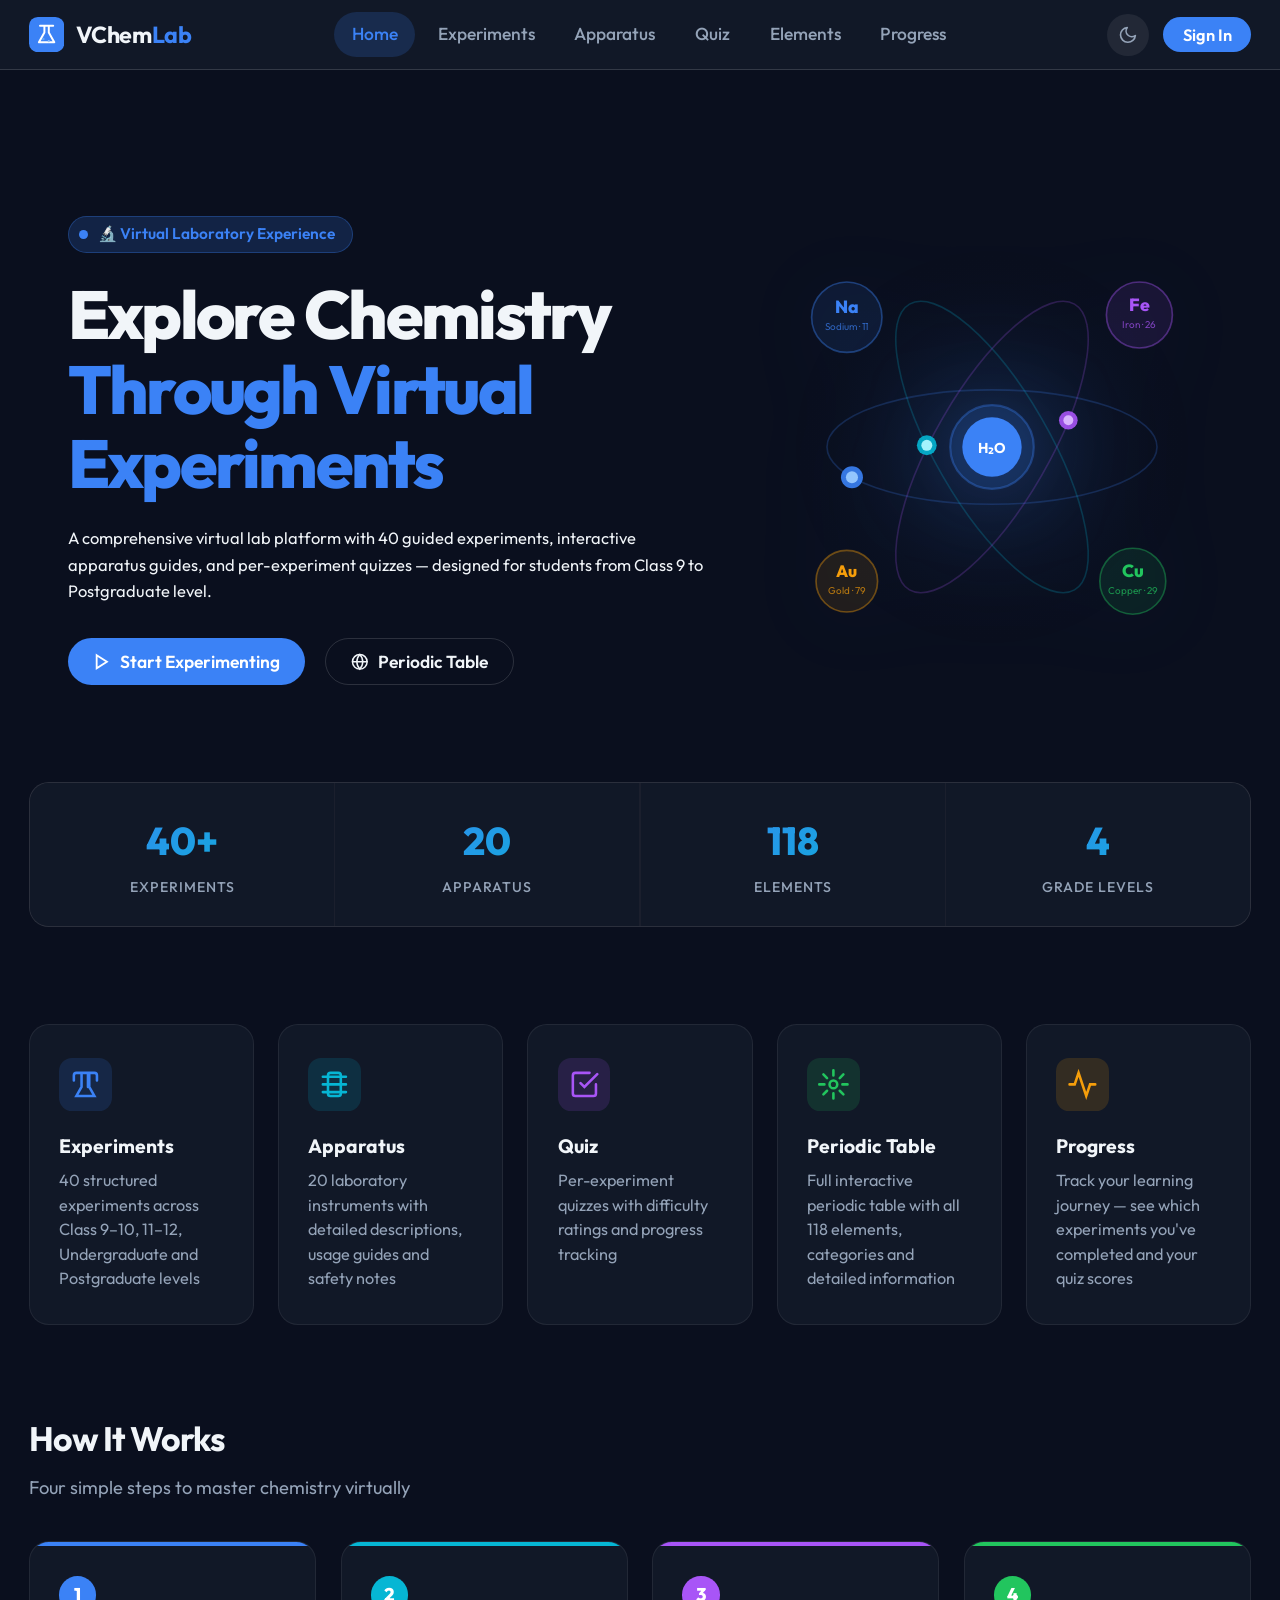
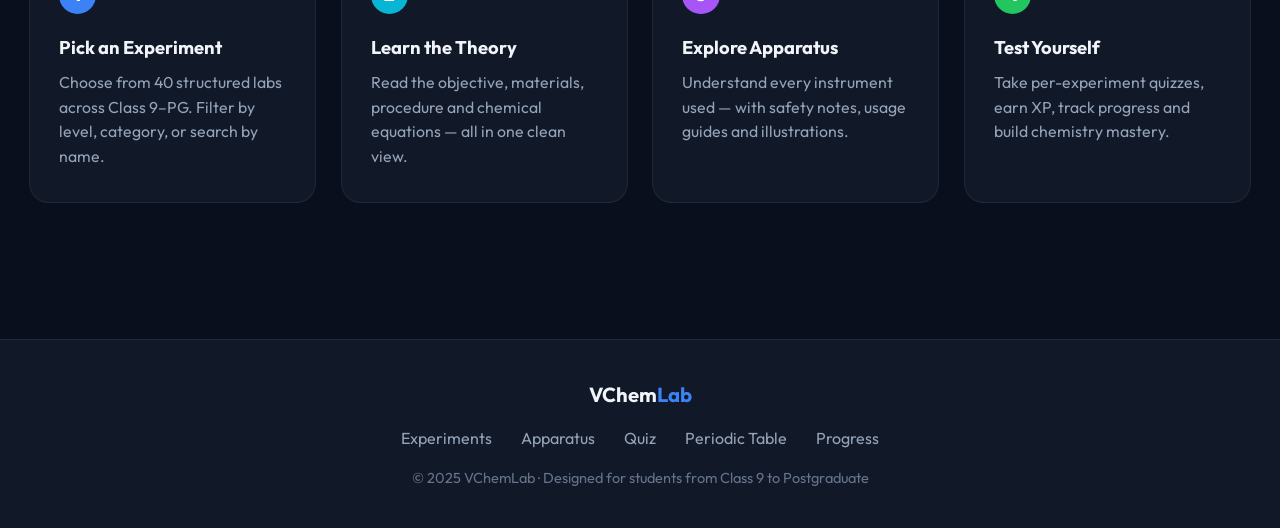
<file: index.html>
<!DOCTYPE html>
<html lang="en" data-theme="dark">
<head>
  <meta charset="UTF-8">
  <meta name="viewport" content="width=device-width, initial-scale=1.0">
  <title>VChemLab — Virtual Chemistry Laboratory</title>
  <meta name="description" content="A comprehensive virtual chemistry lab with 40 guided experiments, interactive apparatus guides, per-experiment quizzes and a full periodic table — Class 9 to Postgraduate.">
  <meta name="keywords" content="chemistry, virtual lab, experiments, periodic table, quiz, students">
  <meta property="og:title" content="VChemLab — Virtual Chemistry Laboratory">
  <meta property="og:description" content="40 guided chemistry experiments from Class 9 to Postgraduate level.">
  <meta property="og:type" content="website">
  <link rel="preconnect" href="https://fonts.googleapis.com">
  <link rel="preconnect" href="https://fonts.gstatic.com" crossorigin>
  <link href="https://fonts.googleapis.com/css2?family=Outfit:wght@300;400;500;600;700;800&display=swap" rel="stylesheet">
  <link rel="stylesheet" href="style.css">
  <link rel="icon" href="favicon.svg" type="image/svg+xml">
</head>
<body>

<!-- ── NAVBAR ── -->
<nav class="navbar">
  <div class="nav-inner">
    <div class="nav-logo" onclick="navigateTo('home')">
      <svg viewBox="0 0 32 32" fill="none" xmlns="http://www.w3.org/2000/svg">
        <rect width="32" height="32" rx="8" fill="#3b82f6"/>
        <path d="M10 8h4v6l-5 9h14l-5-9V8h4M10 8h12" stroke="white" stroke-width="1.8" stroke-linecap="round" stroke-linejoin="round" fill="none"/>
        <circle cx="13" cy="20" r="1.2" fill="#60a5fa"/>
        <circle cx="18" cy="22" r="1" fill="#93c5fd"/>
      </svg>
      <span>VChem<strong>Lab</strong></span>
    </div>

    <div class="nav-links">
      <div class="nav-link active" data-page="home"        onclick="navigateTo('home')">Home</div>
      <div class="nav-link"        data-page="experiments" onclick="navigateTo('experiments')">Experiments</div>
      <div class="nav-link"        data-page="apparatus"   onclick="navigateTo('apparatus')">Apparatus</div>
      <div class="nav-link"        data-page="quiz"        onclick="navigateTo('quiz')">Quiz</div>
      <div class="nav-link"        data-page="elements"    onclick="navigateTo('elements')">Elements</div>
      <div class="nav-link"        data-page="progress"    onclick="navigateTo('progress')">Progress</div>
    </div>

    <div class="nav-actions">
      <div class="icon-btn" onclick="toggleTheme()" title="Toggle theme">
        <svg id="themeIcon" viewBox="0 0 24 24" fill="none" stroke="currentColor" stroke-width="2" stroke-linecap="round" stroke-linejoin="round">
          <path d="M21 12.79A9 9 0 1 1 11.21 3 7 7 0 0 0 21 12.79z"/>
        </svg>
      </div>
      <div id="navAuthArea"></div>
    </div>
  </div>
</nav>

<!-- ── HOME ── -->
<div id="page-home" class="page active">
  <div class="hero">
    <div class="hero-left">
      <div class="hero-eyebrow">
        <span class="eyebrow-dot"></span>
        🔬 Virtual Laboratory Experience
      </div>
      <h1>Explore Chemistry<br><span>Through Virtual Experiments</span></h1>
      <p>A comprehensive virtual lab platform with 40 guided experiments, interactive apparatus guides, and per-experiment quizzes — designed for students from Class 9 to Postgraduate level.</p>
      <div class="hero-btns" style="display:flex;gap:1rem;flex-wrap:wrap;margin-top:1.75rem">
        <button class="btn btn-primary" onclick="navigateTo('experiments')">
          <svg width="16" height="16" viewBox="0 0 24 24" fill="none" stroke="currentColor" stroke-width="2.5" stroke-linecap="round"><path d="M5 3l14 9-14 9V3z"/></svg>
          Start Experimenting
        </button>
        <button class="btn btn-outline" onclick="navigateTo('elements')">
          <svg width="16" height="16" viewBox="0 0 24 24" fill="none" stroke="currentColor" stroke-width="2" stroke-linecap="round"><circle cx="12" cy="12" r="10"/><path d="M12 2a14.5 14.5 0 0 0 0 20A14.5 14.5 0 0 0 12 2"/><path d="M2 12h20"/></svg>
          Periodic Table
        </button>
      </div>
    </div>

    <div class="hero-right">
      <div class="lab-visual-wrap">
        <svg viewBox="0 0 400 400" xmlns="http://www.w3.org/2000/svg">
          <defs>
            <radialGradient id="coreGlow" cx="50%" cy="50%" r="50%">
              <stop offset="0%" stop-color="rgba(59,130,246,0.18)"/>
              <stop offset="100%" stop-color="transparent"/>
            </radialGradient>
            <path id="op1" d="M 350,200 A 150,52 0 0 1 200,252 A 150,52 0 0 1 50,200 A 150,52 0 0 1 200,148 A 150,52 0 0 1 350,200" fill="none"/>
            <path id="op2" d="M 275,329.9 A 150,52 60 0 1 125,70.1 A 150,52 60 0 1 275,329.9" fill="none"/>
            <path id="op3" d="M 125,329.9 A 150,52 120 0 1 275,70.1 A 150,52 120 0 1 125,329.9" fill="none"/>
          </defs>
          <circle cx="200" cy="200" r="180" fill="url(#coreGlow)"/>
          <ellipse cx="200" cy="200" rx="150" ry="52" fill="none" stroke="rgba(59,130,246,0.22)" stroke-width="1.5"/>
          <ellipse cx="200" cy="200" rx="150" ry="52" fill="none" stroke="rgba(6,182,212,0.22)" stroke-width="1.5" transform="rotate(60 200 200)"/>
          <ellipse cx="200" cy="200" rx="150" ry="52" fill="none" stroke="rgba(168,85,247,0.22)" stroke-width="1.5" transform="rotate(120 200 200)"/>
          <circle cx="200" cy="200" r="38" fill="rgba(59,130,246,0.15)" stroke="rgba(59,130,246,0.35)" stroke-width="2"/>
          <circle cx="200" cy="200" r="27" fill="#3b82f6"/>
          <text x="200" y="205" text-anchor="middle" fill="white" font-size="13" font-weight="700" font-family="Outfit,sans-serif">H₂O</text>
          <g><circle r="10" fill="#3b82f6" opacity="0.9"/><circle r="5.5" fill="#93c5fd"/><animateMotion dur="3s" repeatCount="indefinite" calcMode="linear"><mpath href="#op1"/></animateMotion></g>
          <g><circle r="9" fill="#06b6d4" opacity="0.9"/><circle r="5" fill="#a5f3fc"/><animateMotion dur="4.5s" repeatCount="indefinite" calcMode="linear" keyPoints="0;1" keyTimes="0;1"><mpath href="#op2"/></animateMotion></g>
          <g><circle r="8.5" fill="#a855f7" opacity="0.9"/><circle r="4.5" fill="#d8b4fe"/><animateMotion dur="3.8s" repeatCount="indefinite" calcMode="linear" begin="-1.2s"><mpath href="#op3"/></animateMotion></g>
          <g class="el-float" style="--fd:0s"><circle cx="68" cy="82" r="32" fill="rgba(59,130,246,0.1)" stroke="rgba(59,130,246,0.4)" stroke-width="1.5"/><text x="68" y="78" text-anchor="middle" fill="#3b82f6" font-size="16" font-weight="800" font-family="Outfit,sans-serif">Na</text><text x="68" y="94" text-anchor="middle" fill="#3b82f6" font-size="9" opacity="0.7" font-family="Outfit,sans-serif">Sodium · 11</text></g>
          <g class="el-float" style="--fd:-1s"><circle cx="334" cy="80" r="30" fill="rgba(168,85,247,0.1)" stroke="rgba(168,85,247,0.4)" stroke-width="1.5"/><text x="334" y="76" text-anchor="middle" fill="#a855f7" font-size="16" font-weight="800" font-family="Outfit,sans-serif">Fe</text><text x="334" y="92" text-anchor="middle" fill="#a855f7" font-size="9" opacity="0.7" font-family="Outfit,sans-serif">Iron · 26</text></g>
          <g class="el-float" style="--fd:-2s"><circle cx="328" cy="322" r="30" fill="rgba(34,197,94,0.1)" stroke="rgba(34,197,94,0.4)" stroke-width="1.5"/><text x="328" y="318" text-anchor="middle" fill="#22c55e" font-size="16" font-weight="800" font-family="Outfit,sans-serif">Cu</text><text x="328" y="334" text-anchor="middle" fill="#22c55e" font-size="9" opacity="0.7" font-family="Outfit,sans-serif">Copper · 29</text></g>
          <g class="el-float" style="--fd:-3s"><circle cx="68" cy="322" r="28" fill="rgba(245,158,11,0.1)" stroke="rgba(245,158,11,0.4)" stroke-width="1.5"/><text x="68" y="318" text-anchor="middle" fill="#f59e0b" font-size="15" font-weight="800" font-family="Outfit,sans-serif">Au</text><text x="68" y="334" text-anchor="middle" fill="#f59e0b" font-size="9" opacity="0.7" font-family="Outfit,sans-serif">Gold · 79</text></g>
        </svg>
      </div>
    </div>
  </div>

  <div class="stats-bar">
    <div class="stat-item reveal"><div class="stat-num">40+</div><div class="stat-lbl">Experiments</div></div>
    <div class="stat-item reveal rd1"><div class="stat-num">20</div><div class="stat-lbl">Apparatus</div></div>
    <div class="stat-item reveal rd2"><div class="stat-num">118</div><div class="stat-lbl">Elements</div></div>
    <div class="stat-item reveal rd3"><div class="stat-num">4</div><div class="stat-lbl">Grade Levels</div></div>
  </div>

  <div class="feature-grid">
    <div class="feature-card reveal" onclick="navigateTo('experiments')">
      <div class="feature-icon" style="background:rgba(59,130,246,.15)"><svg width="28" height="28" viewBox="0 0 24 24" fill="none" stroke="#3b82f6" stroke-width="2" stroke-linecap="round"><path d="M9 3H5a2 2 0 0 0-2 2v4m6-6h10a2 2 0 0 1 2 2v4M9 3v11l-4 7h14l-4-7V3M14 3v11"/></svg></div>
      <h3>Experiments</h3>
      <p>40 structured experiments across Class 9–10, 11–12, Undergraduate and Postgraduate levels</p>
    </div>
    <div class="feature-card reveal rd1" onclick="navigateTo('apparatus')">
      <div class="feature-icon" style="background:rgba(6,182,212,.15)"><svg width="28" height="28" viewBox="0 0 24 24" fill="none" stroke="#06b6d4" stroke-width="2" stroke-linecap="round"><path d="M3 6h18M3 12h18M3 18h18"/><rect x="7" y="3" width="10" height="18" rx="2"/></svg></div>
      <h3>Apparatus</h3>
      <p>20 laboratory instruments with detailed descriptions, usage guides and safety notes</p>
    </div>
    <div class="feature-card reveal rd2" onclick="navigateTo('quiz')">
      <div class="feature-icon" style="background:rgba(168,85,247,.15)"><svg width="28" height="28" viewBox="0 0 24 24" fill="none" stroke="#a855f7" stroke-width="2" stroke-linecap="round"><path d="M9 11l3 3L22 4M21 12v7a2 2 0 0 1-2 2H5a2 2 0 0 1-2-2V5a2 2 0 0 1 2-2h11"/></svg></div>
      <h3>Quiz</h3>
      <p>Per-experiment quizzes with difficulty ratings and progress tracking</p>
    </div>
    <div class="feature-card reveal rd3" onclick="navigateTo('elements')">
      <div class="feature-icon" style="background:rgba(34,197,94,.15)"><svg width="28" height="28" viewBox="0 0 24 24" fill="none" stroke="#22c55e" stroke-width="2" stroke-linecap="round"><circle cx="12" cy="12" r="3"/><path d="M12 1v4M12 19v4M4.22 4.22l2.83 2.83M16.95 16.95l2.83 2.83M1 12h4M19 12h4M4.22 19.78l2.83-2.83M16.95 7.05l2.83-2.83"/></svg></div>
      <h3>Periodic Table</h3>
      <p>Full interactive periodic table with all 118 elements, categories and detailed information</p>
    </div>
    <div class="feature-card reveal rd4" onclick="navigateTo('progress')">
      <div class="feature-icon" style="background:rgba(245,158,11,.15)"><svg width="28" height="28" viewBox="0 0 24 24" fill="none" stroke="#f59e0b" stroke-width="2" stroke-linecap="round"><polyline points="22,12 18,12 15,21 9,3 6,12 2,12"/></svg></div>
      <h3>Progress</h3>
      <p>Track your learning journey — see which experiments you've completed and your quiz scores</p>
    </div>
  </div>

  <div class="how-section">
    <div class="sec-title reveal">How It Works</div>
    <div class="sec-sub reveal rd1">Four simple steps to master chemistry virtually</div>
    <div class="how-grid">
      <div class="how-card reveal"   style="--sc:#3b82f6"><div class="how-step">1</div><h3>Pick an Experiment</h3><p>Choose from 40 structured labs across Class 9–PG. Filter by level, category, or search by name.</p></div>
      <div class="how-card reveal rd1" style="--sc:#06b6d4"><div class="how-step">2</div><h3>Learn the Theory</h3><p>Read the objective, materials, procedure and chemical equations — all in one clean view.</p></div>
      <div class="how-card reveal rd2" style="--sc:#a855f7"><div class="how-step">3</div><h3>Explore Apparatus</h3><p>Understand every instrument used — with safety notes, usage guides and illustrations.</p></div>
      <div class="how-card reveal rd3" style="--sc:#22c55e"><div class="how-step">4</div><h3>Test Yourself</h3><p>Take per-experiment quizzes, earn XP, track progress and build chemistry mastery.</p></div>
    </div>
  </div>
</div>

<!-- ── FOOTER ── -->
<footer class="site-footer" id="siteFooter">
  <div class="footer-inner">
    <div class="footer-logo">VChem<strong>Lab</strong></div>
    <div class="footer-links">
      <a onclick="navigateTo('experiments')">Experiments</a>
      <a onclick="navigateTo('apparatus')">Apparatus</a>
      <a onclick="navigateTo('quiz')">Quiz</a>
      <a onclick="navigateTo('elements')">Periodic Table</a>
      <a onclick="navigateTo('progress')">Progress</a>
    </div>
    <div class="footer-copy">© 2025 VChemLab · Designed for students from Class 9 to Postgraduate</div>
  </div>
</footer>

<!-- ── EXPERIMENTS ── -->
<div id="page-experiments" class="page">
  <div class="exp-page-hero">
    <div class="exp-hero-left">
      <h1>Experiment Labs</h1>
      <p>Select an experiment to begin. Track your progress across all 40 labs.</p>
    </div>
    <div class="exp-hero-stats">
      <div class="exp-hs"><div class="exp-hs-num">40</div><div class="exp-hs-lbl">Total Labs</div></div>
      <div class="exp-hs"><div class="exp-hs-num">4</div><div class="exp-hs-lbl">Levels</div></div>
      <div class="exp-hs"><div class="exp-hs-num" id="expCompletedCount">0</div><div class="exp-hs-lbl">Completed</div></div>
    </div>
  </div>
  <div class="exp-search-row">
    <div class="exp-search-wrap">
      <svg viewBox="0 0 24 24" fill="none" stroke="currentColor" stroke-width="2" stroke-linecap="round"><circle cx="11" cy="11" r="8"/><path d="m21 21-4.35-4.35"/></svg>
      <input class="search-input" id="expSearch" placeholder="Search experiments by name or topic..." oninput="filterExperiments()">
    </div>
    <div class="filter-pills">
      <button class="filter-pill active" data-diff="all"          onclick="setDiffFilter(this,'all')">All</button>
      <button class="filter-pill"        data-diff="beginner"     onclick="setDiffFilter(this,'beginner')">Beginner</button>
      <button class="filter-pill"        data-diff="intermediate" onclick="setDiffFilter(this,'intermediate')">Intermediate</button>
      <button class="filter-pill"        data-diff="advanced"     onclick="setDiffFilter(this,'advanced')">Advanced</button>
      <button class="filter-pill"        data-diff="expert"       onclick="setDiffFilter(this,'expert')">Expert</button>
    </div>
  </div>
  <div id="expListContainer"></div>
</div>

<!-- ── EXPERIMENT DETAIL ── -->
<div id="page-experiment-detail" class="page">
  <div class="detail-wrap">
    <div class="back-btn" onclick="navigateTo('experiments')">
      <svg viewBox="0 0 24 24" fill="none" stroke="currentColor" stroke-width="2.5" stroke-linecap="round"><path d="M19 12H5M12 19l-7-7 7-7"/></svg>
      Back to Experiments
    </div>
    <div id="expDetailContent"></div>
  </div>
</div>

<!-- ── APPARATUS ── -->
<div id="page-apparatus" class="page">
  <div class="app-page-hero">
    <h1>Laboratory Apparatus</h1>
    <p>20 essential lab instruments — click any to see usage guide, safety notes and related experiments.</p>
  </div>
  <div class="app-grid" id="apparatusGrid"></div>
</div>

<!-- ── QUIZ ── -->
<div id="page-quiz" class="page">
  <div class="sec-title">Quiz Centre</div>
  <div class="sec-sub">Each experiment has its own quiz. Test your understanding after completing the experiment.</div>
  <div class="quiz-cat-grid" id="quizCatGrid"></div>
</div>

<!-- ── QUIZ ACTIVE ── -->
<div id="page-quiz-active" class="page">
  <div class="quiz-active-wrap">
    <div class="back-btn" onclick="navigateTo('quiz')" style="margin-bottom:1.5rem">
      <svg viewBox="0 0 24 24" fill="none" stroke="currentColor" stroke-width="2.5" stroke-linecap="round"><path d="M19 12H5M12 19l-7-7 7-7"/></svg>
      Back to Quiz
    </div>
    <div id="quizActiveContent"></div>
  </div>
</div>

<!-- ── ELEMENTS ── -->
<div id="page-elements" class="page">
  <div class="sec-title">Periodic Table of Elements</div>
  <div class="sec-sub">118 elements — click any element for detailed information.</div>
  <div class="pt-wrap">
    <div class="periodic-grid" id="periodicTableGrid"></div>
    <div class="series-gap"></div>
    <div class="series-row" id="lanthanideRow"></div>
    <div class="series-row" id="actinideRow"></div>
  </div>
  <div class="pt-legend" id="ptLegend"></div>
</div>

<!-- ── PROGRESS ── -->
<div id="page-progress" class="page">
  <div class="sec-title">My Progress</div>
  <div class="sec-sub">Your learning journey across all experiments and quizzes.</div>
  <div class="overall-card" id="overallStats"></div>
  <div class="prog-exp-list" id="progressList"></div>
</div>

<!-- ── LOGIN ── -->
<div id="page-login" class="page">
  <div class="auth-wrap">
    <div class="auth-card">
      <div class="auth-logo">
        <svg viewBox="0 0 24 24" fill="none" stroke="currentColor" stroke-width="2" stroke-linecap="round"><path d="M12 22s8-4 8-10V5l-8-3-8 3v7c0 6 8 10 8 10z"/></svg>
        <h2>Welcome Back</h2>
        <p>Sign in to your VChemLab account</p>
      </div>
      <div class="auth-error" id="loginError"></div>
      <div class="form-field"><label>Username</label><input class="form-input" id="loginUsername" type="text" placeholder="Enter your username"></div>
      <div class="form-field"><label>Password</label><input class="form-input" id="loginPassword" type="password" placeholder="Enter your password"></div>
      <button class="auth-submit" onclick="doLogin()">Sign In</button>
      <div class="auth-switch">Don't have an account? <a onclick="navigateTo('register')">Sign Up</a></div>
    </div>
  </div>
</div>

<!-- ── REGISTER ── -->
<div id="page-register" class="page">
  <div class="auth-wrap">
    <div class="auth-card">
      <div class="auth-logo">
        <svg viewBox="0 0 24 24" fill="none" stroke="currentColor" stroke-width="2" stroke-linecap="round"><path d="M12 22s8-4 8-10V5l-8-3-8 3v7c0 6 8 10 8 10z"/></svg>
        <h2>Create Account</h2>
        <p>Join VChemLab to track your progress</p>
      </div>
      <div class="auth-error" id="regError"></div>
      <div class="form-field"><label>Username</label><input class="form-input" id="regUsername" type="text" placeholder="Choose a username"></div>
      <div class="form-field"><label>Email</label><input class="form-input" id="regEmail" type="email" placeholder="Your email address"></div>
      <div class="form-field"><label>Password</label><input class="form-input" id="regPassword" type="password" placeholder="Create a password (min 6 chars)"></div>
      <button class="auth-submit" onclick="doRegister()">Create Account</button>
      <div class="auth-switch">Already have an account? <a onclick="navigateTo('login')">Sign In</a></div>
    </div>
  </div>
</div>

<!-- ── PROFILE ── -->
<div id="page-profile" class="page">
  <div class="profile-wrap">
    <div class="profile-header">
      <div class="profile-avatar-big" id="profileAvatar">U</div>
      <div class="profile-info">
        <h2 id="profileName">Username</h2>
        <p id="profileEmail">user@email.com</p>
        <p id="profileJoined" style="margin-top:.3rem;font-size:.82rem;color:var(--text-muted)"></p>
      </div>
    </div>
    <div class="profile-stats" id="profileStats"></div>
    <div class="profile-settings">
      <h3 style="font-size:.95rem;font-weight:700;margin-bottom:1rem;color:var(--text-soft);text-transform:uppercase;letter-spacing:.08em">Settings</h3>
      <div class="settings-row">
        <div><div class="sr-label">Dark Mode</div><div class="sr-sub">Switch between light and dark theme</div></div>
        <div class="toggle-switch" id="themeToggle" onclick="toggleTheme()"></div>
      </div>
      <div class="settings-row">
        <div><div class="sr-label">Sign Out</div><div class="sr-sub">Sign out of your account</div></div>
        <button class="btn-danger" onclick="doLogout()">Sign Out</button>
      </div>
      <div class="settings-row">
        <div><div class="sr-label">Reset Progress</div><div class="sr-sub">Clear all experiment and quiz progress</div></div>
        <button class="btn-danger" onclick="resetProgress()">Reset</button>
      </div>
    </div>
  </div>
</div>

<!-- ── APPARATUS MODAL ── -->
<div class="modal-overlay" id="apparatusModal" onclick="closeModal(event)">
  <div class="modal-box">
    <button class="modal-close" onclick="document.getElementById('apparatusModal').classList.remove('open')">
      <svg viewBox="0 0 24 24" fill="none" stroke="currentColor" stroke-width="2.5" stroke-linecap="round"><path d="M18 6L6 18M6 6l12 12"/></svg>
    </button>
    <div id="apparatusModalContent"></div>
  </div>
</div>

<!-- ── ELEMENT MODAL ── -->
<div class="el-modal-overlay" id="elementModal" onclick="closeElementModal(event)">
  <div class="modal-card">
    <button class="modal-close-btn" onclick="closeElementModal()">×</button>
    <div class="modal-symbol" id="modalSymbol"></div>
    <div class="modal-name"   id="modalName"></div>
    <div class="modal-info-grid" id="modalInfoGrid"></div>
  </div>
</div>

<!-- ── TOAST ── -->
<div class="toast" id="toast"></div>

<script src="app.js"></script>
</body>
</html>
</file>
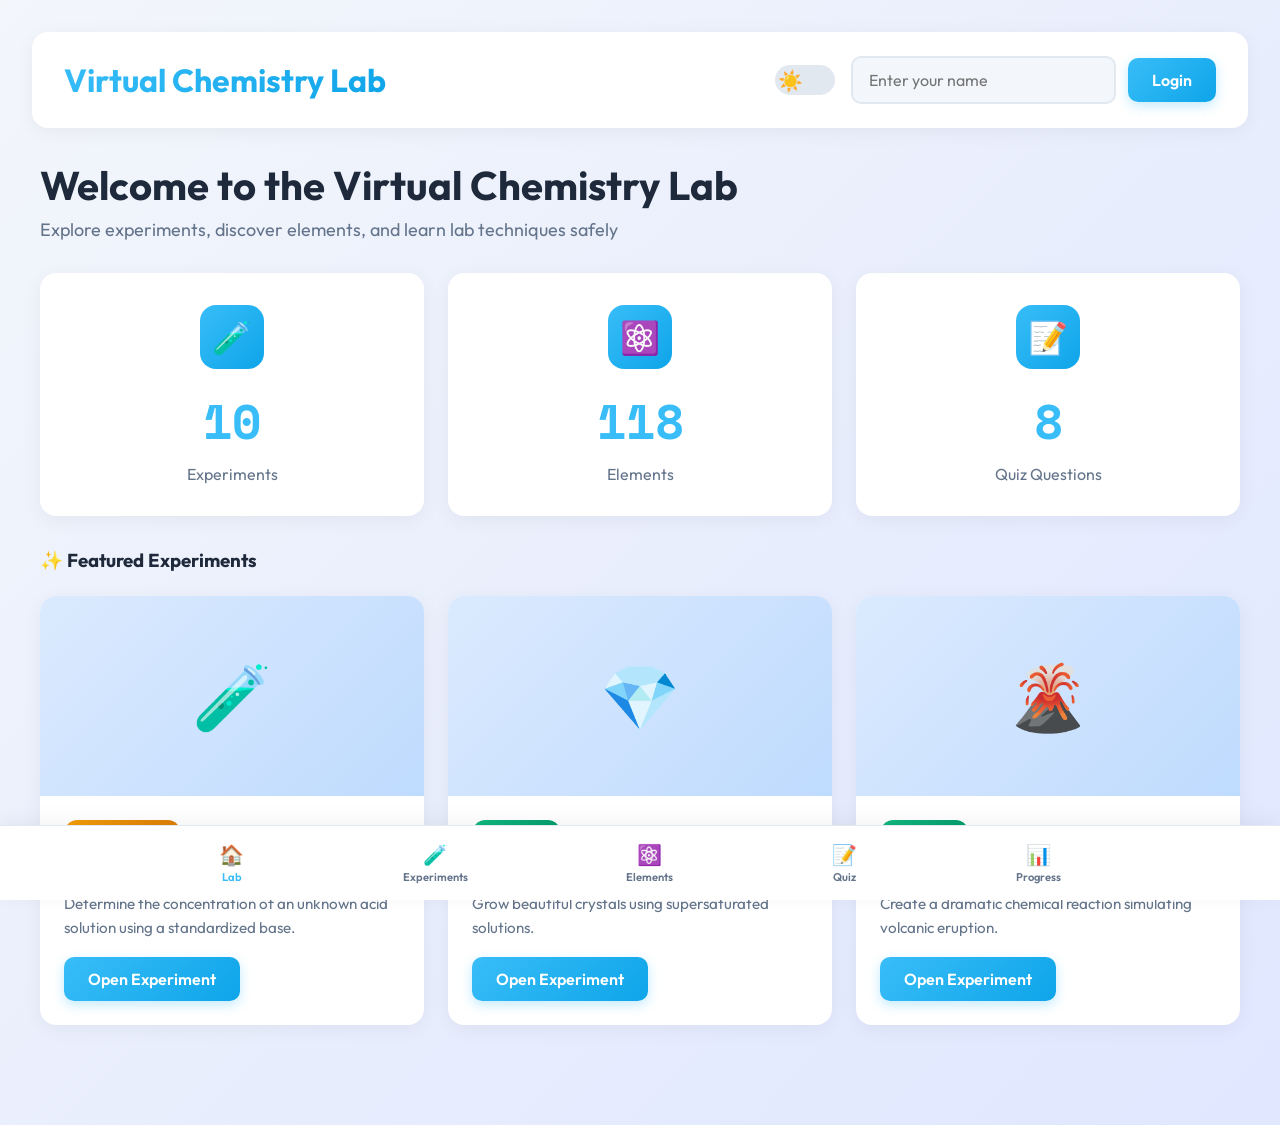
<file: virtual-chemistry-lab/index.html>
<!DOCTYPE html>
<html lang="en">

<head>
  <meta charset="UTF-8">
  <meta name="viewport" content="width=device-width, initial-scale=1.0">
  <title>Virtual Chemistry Lab</title>
  <link href="https://fonts.googleapis.com/css2?family=Space+Mono:wght@400;700&family=Outfit:wght@300;400;600;700&display=swap" rel="stylesheet">

  <style>

    /* ─── RESET & VARIABLES ─── */
    * {
      margin: 0;
      padding: 0;
      box-sizing: border-box;
    }

    :root {
      --bg-primary:    #f3f6fb;
      --bg-white:      #fff;
      --accent:        #38bdf8;
      --accent-dark:   #0ea5e9;
      --text-primary:  #1e293b;
      --text-secondary:#64748b;
      --border:        #e2e8f0;
      --success:       #10b981;
      --danger:        #ef4444;
      --warning:       #f59e0b;
      --gradient-bg:   linear-gradient(135deg, #f3f6fb 0%, #e0e7ff 100%);
    }

    /* ─── DARK MODE ─── */
    body.dark-mode {
      --bg-primary:    #0f172a;
      --bg-white:      #1e293b;
      --text-primary:  #f1f5f9;
      --text-secondary:#94a3b8;
      --border:        #334155;
      --gradient-bg:   linear-gradient(135deg, #0f172a 0%, #1e293b 100%);
    }

    /* ─── BASE ─── */
    body {
      font-family: 'Outfit', sans-serif;
      background: var(--gradient-bg);
      color: var(--text-primary);
      min-height: 100vh;
      transition: all 0.3s;
    }

    .app-container {
      display: flex;
      min-height: 100vh;
    }

    .main-content {
      flex: 1;
      padding: 2rem;
      padding-bottom: 100px;
    }

    /* ─── HEADER ─── */
    .header {
      background: var(--bg-white);
      padding: 1.5rem 2rem;
      border-radius: 16px;
      box-shadow: 0 4px 20px rgba(0, 0, 0, 0.05);
      margin-bottom: 2rem;
      display: flex;
      justify-content: space-between;
      align-items: center;
      flex-wrap: wrap;
      gap: 1rem;
    }

    .header-title {
      font-size: 2rem;
      font-weight: 700;
      background: linear-gradient(135deg, var(--accent) 0%, var(--accent-dark) 100%);
      -webkit-background-clip: text;
      -webkit-text-fill-color: transparent;
      background-clip: text;
    }

    /* ─── LOGIN FORM ─── */
    .login-form {
      display: flex;
      gap: 0.75rem;
      align-items: center;
    }

    .input {
      padding: 0.75rem 1rem;
      border: 2px solid var(--border);
      border-radius: 10px;
      font-family: 'Outfit', sans-serif;
      font-size: 1rem;
      transition: all 0.3s;
      background: var(--bg-primary);
      color: var(--text-primary);
    }

    .input:focus {
      outline: none;
      border-color: var(--accent);
      box-shadow: 0 0 0 3px rgba(56, 189, 248, 0.1);
    }

    /* ─── BUTTONS ─── */
    .btn {
      padding: 0.75rem 1.5rem;
      border: none;
      border-radius: 10px;
      font-family: 'Outfit', sans-serif;
      font-size: 1rem;
      font-weight: 600;
      cursor: pointer;
      transition: all 0.3s;
    }

    .btn-primary {
      background: linear-gradient(135deg, var(--accent) 0%, var(--accent-dark) 100%);
      color: #fff;
      box-shadow: 0 4px 12px rgba(56, 189, 248, 0.3);
    }

    .btn-primary:hover {
      transform: translateY(-2px);
      box-shadow: 0 6px 20px rgba(56, 189, 248, 0.4);
    }

    .btn-secondary {
      background: var(--bg-white);
      color: var(--accent);
      border: 2px solid var(--accent);
    }

    .btn-secondary:hover {
      background: var(--accent);
      color: #fff;
    }

    /* ─── PAGE SECTIONS ─── */
    .section {
      display: none;
    }

    .section.active {
      display: block;
      animation: fadeIn 0.5s;
    }

    @keyframes fadeIn {
      from { opacity: 0; transform: translateY(10px); }
      to   { opacity: 1; transform: translateY(0); }
    }

    /* ─── EXPERIMENT GRID ─── */
    .experiments-grid {
      display: grid;
      grid-template-columns: repeat(auto-fill, minmax(320px, 1fr));
      gap: 1.5rem;
    }

    /* ─── EXPERIMENT CARD ─── */
    .experiment-card {
      background: var(--bg-white);
      border-radius: 16px;
      overflow: hidden;
      box-shadow: 0 4px 20px rgba(0, 0, 0, 0.05);
      transition: all 0.3s;
      cursor: pointer;
    }

    .experiment-card:hover {
      transform: translateY(-8px);
      box-shadow: 0 12px 30px rgba(56, 189, 248, 0.2);
    }

    .experiment-image {
      width: 100%;
      height: 200px;
      background: linear-gradient(135deg, #dbeafe 0%, #bfdbfe 100%);
      display: flex;
      align-items: center;
      justify-content: center;
      font-size: 4rem;
    }

    .experiment-content {
      padding: 1.5rem;
    }

    .experiment-title {
      font-size: 1.25rem;
      font-weight: 700;
      margin-bottom: 0.5rem;
    }

    .experiment-description {
      color: var(--text-secondary);
      font-size: 0.95rem;
      line-height: 1.6;
      margin-bottom: 1rem;
    }

    /* ─── EXPERIMENT DETAIL PAGE ─── */
    .experiment-detail {
      background: var(--bg-white);
      border-radius: 16px;
      padding: 2rem;
      box-shadow: 0 4px 20px rgba(0, 0, 0, 0.05);
    }

    .back-btn {
      display: inline-flex;
      align-items: center;
      gap: 0.5rem;
      color: var(--accent);
      font-weight: 600;
      cursor: pointer;
      margin-bottom: 1.5rem;
      padding: 0.5rem 1rem;
      border-radius: 8px;
      transition: all 0.3s;
    }

    .back-btn:hover {
      background: rgba(56, 189, 248, 0.1);
    }

    .experiment-detail h2 { font-size: 2rem; margin-bottom: 1rem; }
    .experiment-detail h3 {
      font-size: 1.25rem;
      margin-top: 1.5rem;
      margin-bottom: 0.75rem;
      color: var(--accent);
    }

    .materials-list,
    .procedure-list {
      list-style-position: inside;
      line-height: 1.8;
      color: var(--text-secondary);
    }

    .procedure-list {
      counter-reset: step-counter;
      list-style: none;
    }

    .procedure-list li {
      counter-increment: step-counter;
      margin-bottom: 1rem;
      padding-left: 2.5rem;
      position: relative;
    }

    .procedure-list li::before {
      content: counter(step-counter);
      position: absolute;
      left: 0;
      top: 0;
      width: 2rem;
      height: 2rem;
      background: linear-gradient(135deg, var(--accent) 0%, var(--accent-dark) 100%);
      color: #fff;
      border-radius: 50%;
      display: flex;
      align-items: center;
      justify-content: center;
      font-weight: 700;
      font-size: 0.875rem;
    }

    /* ─── VIDEO EMBED ─── */
    .video-container {
      margin: 2rem 0;
      position: relative;
      padding-bottom: 56.25%;
      height: 0;
      border-radius: 12px;
      overflow: hidden;
      box-shadow: 0 4px 20px rgba(0, 0, 0, 0.1);
    }

    .video-container iframe {
      position: absolute;
      top: 0;
      left: 0;
      width: 100%;
      height: 100%;
    }

    /* ─── TITRATION SIMULATION ─── */
    .simulation-container {
      background: linear-gradient(135deg, #f0f9ff 0%, #e0f2fe 100%);
      padding: 2rem;
      border-radius: 16px;
      margin-top: 2rem;
    }

    .lab-equipment {
      display: flex;
      justify-content: center;
      gap: 3rem;
      margin: 2rem 0;
      align-items: flex-end;
    }

    .burette-container {
      position: relative;
      width: 80px;
    }

    .burette {
      width: 80px;
      height: 400px;
      background: linear-gradient(to bottom, #fff 0%, #f0f9ff 100%);
      border: 3px solid var(--accent);
      border-radius: 8px;
      position: relative;
      overflow: hidden;
    }

    .burette-liquid {
      position: absolute;
      bottom: 0;
      width: 100%;
      background: linear-gradient(to top, #ef4444 0%, #f87171 100%);
      transition: height 0.5s;
    }

    .burette-tip {
      position: absolute;
      bottom: -20px;
      left: 50%;
      transform: translateX(-50%);
      width: 20px;
      height: 20px;
      background: var(--accent);
      clip-path: polygon(50% 100%, 0 0, 100% 0);
    }

    .drip {
      position: absolute;
      width: 8px;
      height: 12px;
      background: #ef4444;
      border-radius: 50%;
      left: 50%;
      transform: translateX(-50%);
      top: -10px;
      opacity: 0;
    }

    .drip.active {
      animation: drip 0.8s;
    }

    @keyframes drip {
      0%   { top: -10px; opacity: 1; }
      100% { top: 420px; opacity: 0; }
    }

    .beaker {
      width: 200px;
      height: 250px;
      background: linear-gradient(to bottom, #fff 0%, #f8fafc 100%);
      border: 3px solid var(--accent);
      border-top: none;
      border-radius: 0 0 20px 20px;
      position: relative;
      overflow: hidden;
    }

    .beaker-liquid {
      position: absolute;
      bottom: 0;
      width: 100%;
      transition: all 0.5s;
      background: #f0f9ff;
    }

    .beaker-liquid.pink {
      background: linear-gradient(to top, #fce7f3 0%, #fbcfe8 100%);
    }

    /* Simulation controls */
    .controls {
      margin-top: 2rem;
    }

    .slider-container {
      margin: 1.5rem 0;
    }

    .slider-label {
      display: flex;
      justify-content: space-between;
      margin-bottom: 0.5rem;
      font-weight: 600;
    }

    .slider {
      width: 100%;
      height: 8px;
      border-radius: 5px;
      background: var(--border);
      outline: none;
      -webkit-appearance: none;
    }

    .slider::-webkit-slider-thumb {
      -webkit-appearance: none;
      width: 24px;
      height: 24px;
      border-radius: 50%;
      background: linear-gradient(135deg, var(--accent) 0%, var(--accent-dark) 100%);
      cursor: pointer;
      box-shadow: 0 2px 8px rgba(56, 189, 248, 0.4);
    }

    .slider::-moz-range-thumb {
      width: 24px;
      height: 24px;
      border-radius: 50%;
      background: linear-gradient(135deg, var(--accent) 0%, var(--accent-dark) 100%);
      cursor: pointer;
      border: none;
    }

    /* Simulation result cards */
    .results {
      display: grid;
      grid-template-columns: repeat(auto-fit, minmax(200px, 1fr));
      gap: 1rem;
      margin-top: 2rem;
    }

    .result-card {
      background: var(--bg-white);
      padding: 1.5rem;
      border-radius: 12px;
      box-shadow: 0 2px 10px rgba(0, 0, 0, 0.05);
    }

    .result-label {
      font-size: 0.875rem;
      color: var(--text-secondary);
      margin-bottom: 0.5rem;
    }

    .result-value {
      font-size: 1.75rem;
      font-weight: 700;
      font-family: 'Space Mono', monospace;
      color: var(--accent);
    }

    /* ─── QUIZ ─── */
    .quiz-container {
      max-width: 800px;
    }

    .question-card {
      background: var(--bg-white);
      padding: 2rem;
      border-radius: 16px;
      margin-bottom: 1.5rem;
      box-shadow: 0 4px 20px rgba(0, 0, 0, 0.05);
    }

    .question-number {
      font-size: 0.875rem;
      color: var(--accent);
      font-weight: 700;
      margin-bottom: 0.5rem;
    }

    .question-text {
      font-size: 1.125rem;
      font-weight: 600;
      margin-bottom: 1.5rem;
    }

    .options {
      list-style: none;
    }

    .option {
      padding: 1rem 1.5rem;
      margin-bottom: 0.75rem;
      border-radius: 10px;
      border: 2px solid var(--border);
      cursor: pointer;
      transition: all 0.3s;
    }

    .option:hover {
      border-color: var(--accent);
      background: rgba(56, 189, 248, 0.05);
    }

    .option.selected {
      background: linear-gradient(135deg, var(--accent) 0%, var(--accent-dark) 100%);
      color: #fff;
      border-color: var(--accent);
    }

    .score-display {
      background: linear-gradient(135deg, #10b981 0%, #059669 100%);
      color: #fff;
      padding: 2rem;
      border-radius: 16px;
      text-align: center;
      margin-top: 2rem;
    }

    .score-value {
      font-size: 3rem;
      font-weight: 700;
      font-family: 'Space Mono', monospace;
    }

    /* ─── PERIODIC TABLE ─── */
    .periodic-table {
      display: grid;
      grid-template-columns: repeat(18, 1fr);
      gap: 4px;
      max-width: 1400px;
      margin: 2rem auto;
    }

    .element {
      aspect-ratio: 1;
      background: var(--bg-white);
      border: 2px solid var(--border);
      border-radius: 8px;
      padding: 0.5rem;
      cursor: pointer;
      transition: all 0.3s;
      display: flex;
      flex-direction: column;
      align-items: center;
      justify-content: center;
      position: relative;
    }

    .element:hover {
      transform: scale(1.1);
      z-index: 10;
      box-shadow: 0 8px 20px rgba(56, 189, 248, 0.3);
      border-color: var(--accent);
    }

    .element-number {
      font-size: 0.625rem;
      color: var(--text-secondary);
      position: absolute;
      top: 4px;
      left: 4px;
    }

    .element-symbol {
      font-size: 1.25rem;
      font-weight: 700;
      font-family: 'Space Mono', monospace;
    }

    .element-name {
      font-size: 0.5rem;
      color: var(--text-secondary);
      text-align: center;
    }

    /* Element category colours */
    .element.nonmetal    { background: linear-gradient(135deg, #bfdbfe 0%, #93c5fd 100%); border-color: #3b82f6; }
    .element.noble-gas   { background: linear-gradient(135deg, #fbcfe8 0%, #f9a8d4 100%); border-color: #ec4899; }
    .element.alkali      { background: linear-gradient(135deg, #fde68a 0%, #fcd34d 100%); border-color: #f59e0b; }
    .element.alkaline    { background: linear-gradient(135deg, #fdba74 0%, #fb923c 100%); border-color: #f97316; }
    .element.transition  { background: linear-gradient(135deg, #fca5a5 0%, #f87171 100%); border-color: #ef4444; }
    .element.metalloid   { background: linear-gradient(135deg, #c7d2fe 0%, #a5b4fc 100%); border-color: #6366f1; }

    .element-spacer { grid-column: span 1; }

    /* ─── ELEMENT DETAIL MODAL ─── */
    .element-detail-modal {
      position: fixed;
      top: 0;
      left: 0;
      width: 100%;
      height: 100%;
      background: rgba(0, 0, 0, 0.7);
      display: none;
      align-items: center;
      justify-content: center;
      z-index: 1000;
      backdrop-filter: blur(4px);
    }

    .element-detail-modal.active {
      display: flex;
    }

    .element-detail-card {
      background: var(--bg-white);
      border-radius: 16px;
      padding: 2rem;
      max-width: 500px;
      width: 90%;
      box-shadow: 0 20px 60px rgba(0, 0, 0, 0.3);
      position: relative;
    }

    .element-detail-close {
      position: absolute;
      top: 1rem;
      right: 1rem;
      font-size: 1.5rem;
      cursor: pointer;
      color: var(--text-secondary);
      width: 32px;
      height: 32px;
      display: flex;
      align-items: center;
      justify-content: center;
      border-radius: 50%;
      transition: all 0.3s;
    }

    .element-detail-close:hover {
      background: var(--border);
    }

    .element-detail-symbol {
      font-size: 4rem;
      font-weight: 700;
      font-family: 'Space Mono', monospace;
      color: var(--accent);
      text-align: center;
    }

    .element-detail-name {
      font-size: 2rem;
      font-weight: 700;
      text-align: center;
      margin-top: 0.5rem;
    }

    .element-detail-info {
      display: grid;
      grid-template-columns: repeat(2, 1fr);
      gap: 1rem;
      margin-top: 2rem;
    }

    .element-info-item {
      padding: 1rem;
      background: var(--bg-primary);
      border-radius: 8px;
    }

    .element-info-label {
      font-size: 0.75rem;
      color: var(--text-secondary);
      margin-bottom: 0.25rem;
    }

    .element-info-value {
      font-size: 1.125rem;
      font-weight: 600;
    }

    /* ─── CAUTION BOX ─── */
    .caution-box {
      background: linear-gradient(135deg, #fef3c7 0%, #fde68a 100%);
      padding: 1.5rem;
      border-radius: 12px;
      border-left: 4px solid #f59e0b;
      margin: 1.5rem 0;
    }

    .caution-box h3 {
      color: #92400e;
      margin-top: 0;
      display: flex;
      align-items: center;
      gap: 0.5rem;
    }

    .caution-box ul {
      margin: 0;
      padding-left: 1.5rem;
      color: #78350f;
      line-height: 1.8;
    }

    /* ─── DASHBOARD STATS ─── */
    .stats-cards {
      display: grid;
      grid-template-columns: repeat(auto-fit, minmax(250px, 1fr));
      gap: 1.5rem;
      margin-bottom: 2rem;
    }

    .stat-card-home {
      background: var(--bg-white);
      padding: 2rem;
      border-radius: 16px;
      box-shadow: 0 4px 20px rgba(0, 0, 0, 0.05);
      text-align: center;
      transition: all 0.3s;
      cursor: pointer;
    }

    .stat-card-home:hover {
      transform: translateY(-4px);
    }

    .stat-icon {
      width: 64px;
      height: 64px;
      margin: 0 auto 1rem;
      background: linear-gradient(135deg, var(--accent) 0%, var(--accent-dark) 100%);
      border-radius: 16px;
      display: flex;
      align-items: center;
      justify-content: center;
      font-size: 2rem;
    }

    .stat-number {
      font-size: 3rem;
      font-weight: 700;
      font-family: 'Space Mono', monospace;
      color: var(--accent);
    }

    .stat-label {
      margin-top: 0.5rem;
      color: var(--text-secondary);
    }

    /* ─── SEARCH & FILTERS ─── */
    .search-box {
      width: 100%;
      padding: 1rem 1.5rem;
      border: 2px solid var(--border);
      border-radius: 12px;
      font-family: 'Outfit', sans-serif;
      font-size: 1rem;
      background: var(--bg-white);
      color: var(--text-primary);
      transition: all 0.3s;
      margin-bottom: 1rem;
    }

    .search-box:focus {
      outline: none;
      border-color: var(--accent);
      box-shadow: 0 0 0 3px rgba(56, 189, 248, 0.1);
    }

    .filter-tabs {
      display: flex;
      gap: 0.75rem;
      flex-wrap: wrap;
      margin-bottom: 2rem;
    }

    .filter-tab {
      padding: 0.75rem 1.5rem;
      border-radius: 10px;
      border: 2px solid var(--border);
      background: var(--bg-white);
      color: var(--text-secondary);
      font-weight: 600;
      cursor: pointer;
      transition: all 0.3s;
    }

    .filter-tab:hover {
      border-color: var(--accent);
      color: var(--accent);
    }

    .filter-tab.active {
      background: linear-gradient(135deg, var(--accent) 0%, var(--accent-dark) 100%);
      color: #fff;
      border-color: var(--accent);
    }

    /* ─── DIFFICULTY BADGES ─── */
    .difficulty-badge {
      display: inline-block;
      padding: 0.375rem 0.875rem;
      border-radius: 20px;
      font-size: 0.75rem;
      font-weight: 700;
      text-transform: uppercase;
    }

    .difficulty-beginner    { background: linear-gradient(135deg, #10b981 0%, #059669 100%); color: #fff; }
    .difficulty-intermediate{ background: linear-gradient(135deg, #f59e0b 0%, #d97706 100%); color: #fff; }
    .difficulty-advanced    { background: linear-gradient(135deg, #ef4444 0%, #dc2626 100%); color: #fff; }

    .experiment-meta {
      display: flex;
      align-items: center;
      gap: 1rem;
      margin-bottom: 0.75rem;
      flex-wrap: wrap;
    }

    .experiment-duration {
      display: flex;
      align-items: center;
      gap: 0.375rem;
      color: var(--text-secondary);
      font-size: 0.875rem;
    }

    /* ─── PROGRESS SECTION ─── */
    .progress-card {
      background: var(--bg-white);
      padding: 2rem;
      border-radius: 16px;
      margin-bottom: 1.5rem;
      box-shadow: 0 4px 20px rgba(0, 0, 0, 0.05);
    }

    .progress-bar {
      width: 100%;
      height: 12px;
      background: var(--border);
      border-radius: 6px;
      overflow: hidden;
      margin-top: 1rem;
    }

    .progress-bar-fill {
      height: 100%;
      background: linear-gradient(135deg, var(--accent) 0%, var(--accent-dark) 100%);
      transition: width 0.5s;
      border-radius: 6px;
    }

    .completed-list { list-style: none; margin-top: 1rem; }

    .completed-item {
      padding: 0.75rem;
      background: rgba(16, 185, 129, 0.1);
      border-left: 3px solid var(--success);
      margin-bottom: 0.5rem;
      border-radius: 4px;
    }

    /* ─── BOTTOM NAV ─── */
    .bottom-nav {
      position: fixed;
      bottom: 0;
      left: 0;
      right: 0;
      background: var(--bg-white);
      border-top: 1px solid var(--border);
      padding: 0.5rem;
      z-index: 100;
      box-shadow: 0 -4px 20px rgba(0, 0, 0, 0.05);
    }

    .bottom-nav-items {
      display: flex;
      justify-content: space-around;
      max-width: 1000px;
      margin: 0 auto;
    }

    .bottom-nav-item {
      display: flex;
      flex-direction: column;
      align-items: center;
      gap: 0.2rem;
      padding: 0.5rem;
      color: var(--text-secondary);
      font-size: 0.7rem;
      cursor: pointer;
      transition: all 0.3s;
      font-weight: 600;
      border-radius: 8px;
    }

    .bottom-nav-item:hover { background: rgba(56, 189, 248, 0.1); }
    .bottom-nav-item.active { color: var(--accent); }
    .bottom-nav-item span:first-child { font-size: 1.25rem; }

    /* ─── DARK MODE TOGGLE ─── */
    .dark-mode-toggle {
      width: 60px;
      height: 30px;
      background: var(--border);
      border-radius: 15px;
      position: relative;
      cursor: pointer;
      transition: all 0.3s;
    }

    .dark-mode-toggle::before {
      content: '☀️';
      position: absolute;
      left: 3px;
      top: 50%;
      transform: translateY(-50%);
      font-size: 1.25rem;
    }

    body.dark-mode .dark-mode-toggle { background: var(--accent); }
    body.dark-mode .dark-mode-toggle::before { content: '🌙'; left: 32px; }

    /* ─── RESPONSIVE ─── */
    @media (max-width: 768px) {
      .main-content { padding: 1rem; padding-bottom: 100px; }
      .header { flex-direction: column; }
      .periodic-table { grid-template-columns: repeat(9, 1fr); }
      .element-symbol { font-size: 1rem; }
      .element-name { display: none; }
    }

  </style>
</head>

<body>

  <div class="app-container">

    <!-- ========== MAIN CONTENT ========== -->
    <main class="main-content">

      <!-- Header -->
      <header class="header">
        <h1 class="header-title">Virtual Chemistry Lab</h1>

        <div style="display: flex; align-items: center; gap: 1rem;">
          <div class="dark-mode-toggle" onclick="toggleDarkMode()"></div>

          <!-- Login form (shown when logged out) -->
          <div class="login-form" id="loginForm">
            <input type="text" class="input" id="studentName" placeholder="Enter your name">
            <button class="btn btn-primary" onclick="login()">Login</button>
          </div>

          <!-- Logout button (shown when logged in) -->
          <div id="loggedInUser" style="display: none;">
            <button class="btn btn-secondary" onclick="logout()">Logout</button>
          </div>
        </div>
      </header>

      <!-- ── DASHBOARD ── -->
      <section id="dashboard" class="section active">
        <div style="max-width: 1200px; margin: 0 auto;">
          <h2 style="font-size: 2.5rem; margin-bottom: 0.5rem;">Welcome to the Virtual Chemistry Lab</h2>
          <p style="color: var(--text-secondary); margin-bottom: 2rem; font-size: 1.125rem;">
            Explore experiments, discover elements, and learn lab techniques safely
          </p>

          <!-- Stats cards -->
          <div class="stats-cards">
            <div class="stat-card-home" onclick="showSection('experiments'); setActiveBottomNav(document.querySelector('[data-section=experiments]'))">
              <div class="stat-icon">🧪</div>
              <div class="stat-number">10</div>
              <div class="stat-label">Experiments</div>
            </div>

            <div class="stat-card-home" onclick="showSection('periodic'); setActiveBottomNav(document.querySelector('[data-section=periodic]'))">
              <div class="stat-icon">⚛️</div>
              <div class="stat-number">118</div>
              <div class="stat-label">Elements</div>
            </div>

            <div class="stat-card-home" onclick="showSection('quiz'); setActiveBottomNav(document.querySelector('[data-section=quiz]'))">
              <div class="stat-icon">📝</div>
              <div class="stat-number">8</div>
              <div class="stat-label">Quiz Questions</div>
            </div>
          </div>

          <h3 style="margin: 2rem 0 1.5rem;">✨ Featured Experiments</h3>
          <div class="experiments-grid" id="experimentsGrid"></div>
        </div>
      </section>

      <!-- ── EXPERIMENTS LIST ── -->
      <section id="experiments" class="section">
        <h2 style="margin-bottom: 1.5rem;">Experiments</h2>

        <input
          type="text"
          class="search-box"
          id="experimentSearch"
          placeholder="Search experiments..."
          oninput="filterExperiments()"
        >

        <div class="filter-tabs">
          <div class="filter-tab active" data-filter="all"          onclick="setDifficultyFilter('all')">All</div>
          <div class="filter-tab"        data-filter="beginner"     onclick="setDifficultyFilter('beginner')">Beginner</div>
          <div class="filter-tab"        data-filter="intermediate" onclick="setDifficultyFilter('intermediate')">Intermediate</div>
          <div class="filter-tab"        data-filter="advanced"     onclick="setDifficultyFilter('advanced')">Advanced</div>
        </div>

        <div class="experiments-grid" id="experimentsGridFiltered"></div>
      </section>

      <!-- ── EXPERIMENT DETAIL ── -->
      <section id="experimentDetail" class="section">
        <div class="experiment-detail" id="experimentDetailContent"></div>
      </section>

      <!-- ── TITRATION SIMULATION ── -->
      <section id="simulation" class="section">
        <div class="experiment-detail">
          <div class="back-btn" onclick="showSection('experimentDetail')">← Back to Experiment</div>
          <h2>Acid-Base Titration Simulation</h2>

          <div class="simulation-container">
            <div class="lab-equipment">

              <!-- Burette -->
              <div class="burette-container">
                <div class="burette">
                  <div class="burette-liquid" id="buretteLiquid"></div>
                  <div class="drip" id="drip"></div>
                  <div class="burette-tip"></div>
                </div>
              </div>

              <!-- Beaker -->
              <div class="beaker">
                <div class="beaker-liquid" id="beakerLiquid"></div>
              </div>

            </div>

            <!-- Controls -->
            <div class="controls">
              <div class="slider-container">
                <div class="slider-label">
                  <span>Volume of NaOH added</span>
                  <span id="volumeDisplay">0 mL</span>
                </div>
                <input type="range" min="0" max="50" value="0" class="slider" id="volumeSlider">
              </div>

              <div class="results">
                <div class="result-card">
                  <div class="result-label">Current pH</div>
                  <div class="result-value" id="phDisplay">2.00</div>
                </div>
                <div class="result-card">
                  <div class="result-label">Color</div>
                  <div class="result-value" id="colorDisplay" style="font-size: 1.25rem;">Colorless</div>
                </div>
                <div class="result-card">
                  <div class="result-label">Status</div>
                  <div class="result-value" id="statusDisplay" style="font-size: 1rem;">In Progress</div>
                </div>
              </div>
            </div>
          </div>
        </div>
      </section>

      <!-- ── QUIZ ── -->
      <section id="quiz" class="section">
        <div class="quiz-container">
          <h2 style="margin-bottom: 2rem;">Chemistry Quiz</h2>
          <div id="quizQuestions"></div>
          <div style="text-align: center; margin-top: 2rem;">
            <button class="btn btn-primary" onclick="submitQuiz()">Submit Quiz</button>
          </div>
          <div id="scoreDisplay"></div>
        </div>
      </section>

      <!-- ── PERIODIC TABLE ── -->
      <section id="periodic" class="section">
        <div style="max-width: 1400px;">
          <h2 style="margin-bottom: 1rem;">Periodic Table of Elements</h2>
          <p style="color: var(--text-secondary); margin-bottom: 1.5rem;">
            Click on any element to view detailed information
          </p>
          <div class="periodic-table" id="periodicTable"></div>
        </div>
      </section>

      <!-- ── PROGRESS ── -->
      <section id="progress" class="section">
        <h2 style="margin-bottom: 2rem;">My Progress</h2>
        <div id="progressContent"></div>
      </section>

      <!-- Element detail modal -->
      <div class="element-detail-modal" id="elementModal">
        <div class="element-detail-card">
          <div class="element-detail-close" onclick="closeElementModal()">×</div>
          <div class="element-detail-symbol" id="modalSymbol"></div>
          <div class="element-detail-name"   id="modalName"></div>
          <div class="element-detail-info"   id="modalInfo"></div>
        </div>
      </div>

    </main>

    <!-- ========== BOTTOM NAV ========== -->
    <nav class="bottom-nav">
      <div class="bottom-nav-items">
        <div class="bottom-nav-item active" data-section="dashboard"    onclick="showSection('dashboard');    setActiveBottomNav(this)"><span>🏠</span><span>Lab</span></div>
        <div class="bottom-nav-item"        data-section="experiments"  onclick="showSection('experiments');  setActiveBottomNav(this)"><span>🧪</span><span>Experiments</span></div>
        <div class="bottom-nav-item"        data-section="periodic"     onclick="showSection('periodic');     setActiveBottomNav(this)"><span>⚛️</span><span>Elements</span></div>
        <div class="bottom-nav-item"        data-section="quiz"         onclick="showSection('quiz');         setActiveBottomNav(this)"><span>📝</span><span>Quiz</span></div>
        <div class="bottom-nav-item"        data-section="progress"     onclick="showSection('progress');     setActiveBottomNav(this); renderProgressSection()"><span>📊</span><span>Progress</span></div>
      </div>
    </nav>

  </div><!-- end .app-container -->


  <!-- ========== JAVASCRIPT ========== -->
  <script>

    // ─── DATA: PERIODIC ELEMENTS (first 36) ───────────────────────────────────
    const periodicElements = [
      { number: 1,  symbol: 'H',  name: 'Hydrogen',   weight: '1.008',  category: 'nonmetal',   group: 1,  period: 1 },
      { number: 2,  symbol: 'He', name: 'Helium',     weight: '4.003',  category: 'noble-gas',  group: 18, period: 1 },
      { number: 3,  symbol: 'Li', name: 'Lithium',    weight: '6.941',  category: 'alkali',     group: 1,  period: 2 },
      { number: 4,  symbol: 'Be', name: 'Beryllium',  weight: '9.012',  category: 'alkaline',   group: 2,  period: 2 },
      { number: 5,  symbol: 'B',  name: 'Boron',      weight: '10.81',  category: 'metalloid',  group: 13, period: 2 },
      { number: 6,  symbol: 'C',  name: 'Carbon',     weight: '12.01',  category: 'nonmetal',   group: 14, period: 2 },
      { number: 7,  symbol: 'N',  name: 'Nitrogen',   weight: '14.01',  category: 'nonmetal',   group: 15, period: 2 },
      { number: 8,  symbol: 'O',  name: 'Oxygen',     weight: '16.00',  category: 'nonmetal',   group: 16, period: 2 },
      { number: 9,  symbol: 'F',  name: 'Fluorine',   weight: '19.00',  category: 'nonmetal',   group: 17, period: 2 },
      { number: 10, symbol: 'Ne', name: 'Neon',       weight: '20.18',  category: 'noble-gas',  group: 18, period: 2 },
      { number: 11, symbol: 'Na', name: 'Sodium',     weight: '22.99',  category: 'alkali',     group: 1,  period: 3 },
      { number: 12, symbol: 'Mg', name: 'Magnesium',  weight: '24.31',  category: 'alkaline',   group: 2,  period: 3 },
      { number: 13, symbol: 'Al', name: 'Aluminum',   weight: '26.98',  category: 'transition', group: 13, period: 3 },
      { number: 14, symbol: 'Si', name: 'Silicon',    weight: '28.09',  category: 'metalloid',  group: 14, period: 3 },
      { number: 15, symbol: 'P',  name: 'Phosphorus', weight: '30.97',  category: 'nonmetal',   group: 15, period: 3 },
      { number: 16, symbol: 'S',  name: 'Sulfur',     weight: '32.07',  category: 'nonmetal',   group: 16, period: 3 },
      { number: 17, symbol: 'Cl', name: 'Chlorine',   weight: '35.45',  category: 'nonmetal',   group: 17, period: 3 },
      { number: 18, symbol: 'Ar', name: 'Argon',      weight: '39.95',  category: 'noble-gas',  group: 18, period: 3 },
      { number: 19, symbol: 'K',  name: 'Potassium',  weight: '39.10',  category: 'alkali',     group: 1,  period: 4 },
      { number: 20, symbol: 'Ca', name: 'Calcium',    weight: '40.08',  category: 'alkaline',   group: 2,  period: 4 },
      { number: 21, symbol: 'Sc', name: 'Scandium',   weight: '44.96',  category: 'transition', group: 3,  period: 4 },
      { number: 22, symbol: 'Ti', name: 'Titanium',   weight: '47.87',  category: 'transition', group: 4,  period: 4 },
      { number: 23, symbol: 'V',  name: 'Vanadium',   weight: '50.94',  category: 'transition', group: 5,  period: 4 },
      { number: 24, symbol: 'Cr', name: 'Chromium',   weight: '52.00',  category: 'transition', group: 6,  period: 4 },
      { number: 25, symbol: 'Mn', name: 'Manganese',  weight: '54.94',  category: 'transition', group: 7,  period: 4 },
      { number: 26, symbol: 'Fe', name: 'Iron',       weight: '55.85',  category: 'transition', group: 8,  period: 4 },
      { number: 27, symbol: 'Co', name: 'Cobalt',     weight: '58.93',  category: 'transition', group: 9,  period: 4 },
      { number: 28, symbol: 'Ni', name: 'Nickel',     weight: '58.69',  category: 'transition', group: 10, period: 4 },
      { number: 29, symbol: 'Cu', name: 'Copper',     weight: '63.55',  category: 'transition', group: 11, period: 4 },
      { number: 30, symbol: 'Zn', name: 'Zinc',       weight: '65.38',  category: 'transition', group: 12, period: 4 },
      { number: 31, symbol: 'Ga', name: 'Gallium',    weight: '69.72',  category: 'transition', group: 13, period: 4 },
      { number: 32, symbol: 'Ge', name: 'Germanium',  weight: '72.63',  category: 'metalloid',  group: 14, period: 4 },
      { number: 33, symbol: 'As', name: 'Arsenic',    weight: '74.92',  category: 'metalloid',  group: 15, period: 4 },
      { number: 34, symbol: 'Se', name: 'Selenium',   weight: '78.97',  category: 'nonmetal',   group: 16, period: 4 },
      { number: 35, symbol: 'Br', name: 'Bromine',    weight: '79.90',  category: 'nonmetal',   group: 17, period: 4 },
      { number: 36, symbol: 'Kr', name: 'Krypton',    weight: '83.80',  category: 'noble-gas',  group: 18, period: 4 },
    ];


    // ─── DATA: EXPERIMENTS ────────────────────────────────────────────────────
    const experiments = [
      {
        id: 1,
        title: 'Acid-Base Titration',
        description: 'Determine the concentration of an unknown acid solution using a standardized base.',
        emoji: '🧪',
        difficulty: 'intermediate',
        duration: '25 min',
        aim: 'To determine the concentration of HCl using NaOH solution.',
        materials: ['Burette', 'Pipette', 'Conical flask', 'HCl solution', 'NaOH solution', 'Phenolphthalein indicator'],
        procedure: [
          'Rinse burette with NaOH and fill with 0.1 M NaOH',
          'Pipette 25 mL HCl into flask',
          'Add 2-3 drops phenolphthalein',
          'Note initial burette reading',
          'Add NaOH slowly while swirling',
          'Stop when solution turns light pink',
          'Calculate volume used',
        ],
        cautions: [
          'Wear safety goggles and lab coat',
          'Never pipette by mouth',
          'Add acid to water, never reverse',
          'Wash immediately if skin contact',
        ],
        videoId: 'tJDaKYmax08',
        hasSimulation: true,
      },
      {
        id: 2,
        title: 'Crystal Growing',
        description: 'Grow beautiful crystals using supersaturated solutions.',
        emoji: '💎',
        difficulty: 'beginner',
        duration: '3-7 days',
        aim: 'To grow crystals from supersaturated solution.',
        materials: ['Sugar or salt', 'Water', 'Glass jar', 'String', 'Pencil'],
        procedure: [
          'Heat water until warm',
          'Add sugar/salt until saturated',
          'Pour into jar',
          'Suspend string in solution',
          'Observe daily for 3-7 days',
        ],
        cautions: ['Handle hot water carefully', 'Do not disturb jar', 'Keep away from children'],
        videoId: 'gPLNkTpe8hI',
        hasSimulation: false,
      },
      {
        id: 3,
        title: 'Baking Soda Volcano',
        description: 'Create a dramatic chemical reaction simulating volcanic eruption.',
        emoji: '🌋',
        difficulty: 'beginner',
        duration: '15 min',
        aim: 'To demonstrate acid-base reaction producing CO2.',
        materials: ['Baking soda', 'Vinegar', 'Dish soap', 'Food coloring', 'Container'],
        procedure: [
          'Place container in tray',
          'Add 2 tbsp baking soda',
          'Add soap and coloring',
          'Pour vinegar',
          'Observe reaction',
        ],
        cautions: ['Use well-ventilated area', 'Avoid eye contact', 'Clean spills promptly'],
        videoId: 'BLxiAHurb0M',
        hasSimulation: false,
      },
      {
        id: 4,
        title: 'Paper Chromatography',
        description: 'Separate ink components using chromatography.',
        emoji: '🎨',
        difficulty: 'beginner',
        duration: '20 min',
        aim: 'To separate pigments in colored inks.',
        materials: ['Filter paper', 'Markers', 'Water', 'Glass', 'Pencil'],
        procedure: [
          'Cut paper strips',
          'Draw pencil line 2cm from bottom',
          'Make marker dots on line',
          'Add 1cm water to glass',
          'Place strip without submerging dots',
          'Watch colors separate',
        ],
        cautions: ['Use washable markers', 'Handle wet paper carefully', 'Protect work surface'],
        videoId: 'aZY8ohQ4M6Y',
        hasSimulation: false,
      },
      {
        id: 5,
        title: 'Flame Test',
        description: 'Identify metal ions by characteristic flame colors.',
        emoji: '🔥',
        difficulty: 'intermediate',
        duration: '30 min',
        aim: 'To identify metal ions by flame color.',
        materials: ['Bunsen burner', 'Metal salt solutions', 'Nichrome wire', 'HCl'],
        procedure: [
          'Clean wire with HCl',
          'Dip in metal salt solution',
          'Hold in flame',
          'Record color',
          'Repeat for all samples',
        ],
        cautions: [
          'Never leave flame unattended',
          'Use tongs for hot wire',
          'Well-ventilated area',
          'Keep flammables away',
        ],
        videoId: 'h4dPbS9s0AE',
        hasSimulation: false,
      },
      {
        id: 6,
        title: 'Making Slime',
        description: 'Create a non-Newtonian fluid by polymerizing PVA glue.',
        emoji: '🧬',
        difficulty: 'beginner',
        duration: '15 min',
        aim: 'To create a polymer and observe non-Newtonian properties.',
        materials: ['PVA glue', 'Borax powder', 'Water', 'Bowl', 'Food coloring'],
        procedure: [
          'Pour 4 oz glue into bowl',
          'Add food coloring',
          'Mix 1 tsp borax with 1 cup water',
          'Add borax solution slowly',
          'Mix until slime forms',
          'Knead with hands',
        ],
        cautions: ['Wash hands before and after', 'Do not eat', 'Store in airtight container'],
        videoId: 'ZDLn0jYvCMc',
        hasSimulation: false,
      },
      {
        id: 7,
        title: 'Copper Electroplating',
        description: 'Coat an object with copper metal using electrochemical deposition.',
        emoji: '🔩',
        difficulty: 'advanced',
        duration: '40 min',
        aim: 'To plate copper onto metal object using electrolysis.',
        materials: ['Copper sulfate solution', '9V battery', 'Copper strip', 'Metal object', 'Wires', 'Beaker'],
        procedure: [
          'Sand metal object until shiny',
          'Prepare copper sulfate solution',
          'Connect copper strip to positive',
          'Connect object to negative',
          'Immerse electrodes',
          'Observe copper depositing',
          'Remove and rinse after 30 min',
        ],
        cautions: [
          'Copper sulfate is toxic - avoid contact',
          'Well-ventilated area',
          'Dispose properly',
          'Wear gloves and goggles',
        ],
        videoId: 'dQw4w9WgXcQ',
        hasSimulation: false,
      },
      {
        id: 8,
        title: 'Red Cabbage pH Indicator',
        description: 'Extract natural pH indicator from red cabbage.',
        emoji: '🥬',
        difficulty: 'beginner',
        duration: '30 min',
        aim: 'To create natural pH indicator and test household substances.',
        materials: ['Red cabbage', 'Water', 'Pot', 'Strainer', 'Test tubes', 'Household liquids'],
        procedure: [
          'Chop red cabbage',
          'Boil in water 10 minutes',
          'Strain liquid',
          'Pour into test tubes',
          'Add different substances',
          'Observe color changes',
          'Record observations',
        ],
        cautions: ['Handle hot liquids carefully', 'Do not taste solutions', 'Label all containers'],
        videoId: 'RaE1ezaq3TY',
        hasSimulation: false,
      },
      {
        id: 9,
        title: 'Enzyme Activity',
        description: 'Observe enzyme catalase activity in decomposing hydrogen peroxide.',
        emoji: '🥔',
        difficulty: 'intermediate',
        duration: '25 min',
        aim: 'To demonstrate enzyme catalase activity.',
        materials: ['Potato', 'Hydrogen peroxide 3%', 'Test tubes', 'Knife', 'Grater', 'Thermometer'],
        procedure: [
          'Grate raw potato',
          'Add potato to test tube with H2O2',
          'Observe rapid bubbling',
          'Test with boiled potato',
          'Try different temperatures',
          'Compare with liver or yeast',
          'Record reaction speeds',
        ],
        cautions: ['Handle H2O2 carefully', 'Use care with sharp knives', 'Well-ventilated area'],
        videoId: 'V-Q_OZZu6X0',
        hasSimulation: false,
      },
      {
        id: 10,
        title: 'Electrolysis of Water',
        description: 'Split water into hydrogen and oxygen gases using electrical energy.',
        emoji: '⚡',
        difficulty: 'intermediate',
        duration: '30 min',
        aim: 'To decompose water into hydrogen and oxygen through electrolysis.',
        materials: ['9V battery', 'Two pencils', 'Water', 'Salt', 'Test tubes', 'Container', 'Wires'],
        procedure: [
          'Fill container with salt water',
          'Fill test tubes with salt water',
          'Sharpen both ends of pencils',
          'Connect pencils to battery',
          'Place under test tubes',
          'Observe gas collection',
          'Note 2:1 hydrogen:oxygen ratio',
        ],
        cautions: [
          'Do not touch battery terminals',
          'Keep electrical parts from water',
          'Well-ventilated area - hydrogen flammable',
        ],
        videoId: 'VJTNyW36VCw',
        hasSimulation: false,
      },
    ];


    // ─── DATA: QUIZ QUESTIONS ─────────────────────────────────────────────────
    const quizQuestions = [
      {
        question: 'What is the pH of a neutral solution at 25°C?',
        options: ['6', '7', '8', '14'],
        correct: 1,
      },
      {
        question: 'Which indicator turns pink in basic solutions?',
        options: ['Methyl orange', 'Litmus', 'Phenolphthalein', 'Bromothymol blue'],
        correct: 2,
      },
      {
        question: 'In titration, equivalence point is when:',
        options: ['Acid is completely neutralized', 'Solution turns pink', 'pH equals 7', 'Indicator has reacted'],
        correct: 0,
      },
      {
        question: 'What is the formula for hydrochloric acid?',
        options: ['H2SO4', 'HNO3', 'HCl', 'CH3COOH'],
        correct: 2,
      },
      {
        question: 'pH 3 is how many times more acidic than pH 5?',
        options: ['2 times', '10 times', '100 times', '1000 times'],
        correct: 2,
      },
      {
        question: 'Which of the following is a noble gas?',
        options: ['Nitrogen', 'Oxygen', 'Helium', 'Hydrogen'],
        correct: 2,
      },
      {
        question: 'What is the atomic number of Carbon?',
        options: ['4', '6', '8', '12'],
        correct: 1,
      },
      {
        question: 'Which element is represented by the symbol Fe?',
        options: ['Fluorine', 'Iron', 'Fermium', 'Francium'],
        correct: 1,
      },
    ];


    // ─── STATE ────────────────────────────────────────────────────────────────
    let currentUser           = null;
    let userAnswers           = [];
    let quizSubmitted         = false;
    let currentDifficultyFilter = 'all';


    // ─── INIT ─────────────────────────────────────────────────────────────────
    function initApp() {
      currentUser = localStorage.getItem('currentUser');

      const darkMode = localStorage.getItem('darkMode') === 'true';
      if (darkMode) document.body.classList.add('dark-mode');

      if (currentUser) showLoggedIn(currentUser);

      renderExperiments();
      renderQuiz();
      renderPeriodicTable();
    }


    // ─── NAVIGATION ───────────────────────────────────────────────────────────
    function showSection(sectionId) {
      document.querySelectorAll('.section').forEach(s => s.classList.remove('active'));
      document.getElementById(sectionId).classList.add('active');

      if (sectionId === 'progress')     renderProgressSection();
      else if (sectionId === 'experiments') filterExperiments();
    }

    function setActiveBottomNav(element) {
      document.querySelectorAll('.bottom-nav-item').forEach(item => item.classList.remove('active'));
      if (element) element.classList.add('active');
    }


    // ─── THEME ────────────────────────────────────────────────────────────────
    function toggleDarkMode() {
      document.body.classList.toggle('dark-mode');
      const isDark = document.body.classList.contains('dark-mode');
      localStorage.setItem('darkMode', isDark);
    }


    // ─── AUTH ─────────────────────────────────────────────────────────────────
    function login() {
      const name = document.getElementById('studentName').value.trim();
      if (!name) return;

      currentUser = name;
      localStorage.setItem('currentUser', name);

      // Create user data if first time
      if (!localStorage.getItem(`user_${name}_data`)) {
        const userData = {
          name: name,
          completedExperiments: [],
          quizScore: null,
          quizCompleted: false,
        };
        localStorage.setItem(`user_${name}_data`, JSON.stringify(userData));
      }

      showLoggedIn(name);
    }

    function logout() {
      currentUser = null;
      localStorage.removeItem('currentUser');
      document.getElementById('loginForm').style.display    = 'flex';
      document.getElementById('loggedInUser').style.display = 'none';
      document.getElementById('studentName').value = '';
    }

    function showLoggedIn(name) {
      document.getElementById('loginForm').style.display    = 'none';
      document.getElementById('loggedInUser').style.display = 'block';
    }


    // ─── USER DATA HELPERS ────────────────────────────────────────────────────
    function getUserData() {
      if (!currentUser) return null;
      const data = localStorage.getItem(`user_${currentUser}_data`);
      return data ? JSON.parse(data) : null;
    }

    function saveUserData(data) {
      if (!currentUser) return;
      localStorage.setItem(`user_${currentUser}_data`, JSON.stringify(data));
    }


    // ─── PERIODIC TABLE ───────────────────────────────────────────────────────
    function renderPeriodicTable() {
      const table = document.getElementById('periodicTable');
      const grid  = [];

      for (let period = 1; period <= 7; period++) {
        for (let group = 1; group <= 18; group++) {
          const element = periodicElements.find(e => e.period === period && e.group === group);

          if (element) {
            grid.push(`
              <div class="element ${element.category}" onclick="showElementDetail(${element.number})">
                <div class="element-number">${element.number}</div>
                <div class="element-symbol">${element.symbol}</div>
                <div class="element-name">${element.name}</div>
              </div>
            `);
          } else {
            grid.push('<div class="element-spacer"></div>');
          }
        }
      }

      table.innerHTML = grid.join('');
    }

    function showElementDetail(number) {
      const element = periodicElements.find(e => e.number === number);
      if (!element) return;

      const categoryNames = {
        'nonmetal':   'Nonmetal',
        'noble-gas':  'Noble Gas',
        'alkali':     'Alkali Metal',
        'alkaline':   'Alkaline Earth Metal',
        'transition': 'Transition Metal',
        'metalloid':  'Metalloid',
      };

      document.getElementById('modalSymbol').textContent = element.symbol;
      document.getElementById('modalName').textContent   = element.name;
      document.getElementById('modalInfo').innerHTML = `
        <div class="element-info-item">
          <div class="element-info-label">Atomic Number</div>
          <div class="element-info-value">${element.number}</div>
        </div>
        <div class="element-info-item">
          <div class="element-info-label">Atomic Weight</div>
          <div class="element-info-value">${element.weight}</div>
        </div>
        <div class="element-info-item">
          <div class="element-info-label">Group</div>
          <div class="element-info-value">${element.group}</div>
        </div>
        <div class="element-info-item">
          <div class="element-info-label">Period</div>
          <div class="element-info-value">${element.period}</div>
        </div>
        <div class="element-info-item" style="grid-column: 1 / -1;">
          <div class="element-info-label">Category</div>
          <div class="element-info-value" style="font-size: 1rem;">
            ${categoryNames[element.category] || 'Other'}
          </div>
        </div>
      `;

      document.getElementById('elementModal').classList.add('active');
    }

    function closeElementModal() {
      document.getElementById('elementModal').classList.remove('active');
    }


    // ─── EXPERIMENTS ──────────────────────────────────────────────────────────
    function renderExperiments() {
      // Dashboard: show first 3 featured
      const grid = document.getElementById('experimentsGrid');
      grid.innerHTML = experiments.slice(0, 3).map(exp => experimentCardHTML(exp)).join('');

      // Experiments page: show all, filtered
      filterExperiments();
    }

    function experimentCardHTML(exp) {
      return `
        <div class="experiment-card" onclick="openExperiment(${exp.id})">
          <div class="experiment-image">${exp.emoji}</div>
          <div class="experiment-content">
            <div class="experiment-meta">
              <span class="difficulty-badge difficulty-${exp.difficulty}">${exp.difficulty}</span>
              <span class="experiment-duration">⏱️ ${exp.duration}</span>
            </div>
            <h3 class="experiment-title">${exp.title}</h3>
            <p class="experiment-description">${exp.description}</p>
            <button class="btn btn-primary">Open Experiment</button>
          </div>
        </div>
      `;
    }

    function filterExperiments() {
      const searchTerm  = document.getElementById('experimentSearch')?.value.toLowerCase() || '';
      const filteredGrid = document.getElementById('experimentsGridFiltered');
      if (!filteredGrid) return;

      const filtered = experiments.filter(exp => {
        const matchesSearch = exp.title.toLowerCase().includes(searchTerm) ||
                              exp.description.toLowerCase().includes(searchTerm);
        const matchesDiff   = currentDifficultyFilter === 'all' || exp.difficulty === currentDifficultyFilter;
        return matchesSearch && matchesDiff;
      });

      if (filtered.length === 0) {
        filteredGrid.innerHTML = '<p style="color: var(--text-secondary); text-align: center; padding: 3rem;">No experiments found.</p>';
        return;
      }

      filteredGrid.innerHTML = filtered.map(exp => experimentCardHTML(exp)).join('');
    }

    function setDifficultyFilter(difficulty) {
      currentDifficultyFilter = difficulty;
      document.querySelectorAll('.filter-tab[data-filter]').forEach(tab => {
        tab.classList.toggle('active', tab.dataset.filter === difficulty);
      });
      filterExperiments();
    }

    function openExperiment(id) {
      const exp = experiments.find(e => e.id === id);
      if (!exp) return;

      document.getElementById('experimentDetailContent').innerHTML = `
        <div class="back-btn" onclick="showSection('experiments'); setActiveBottomNav(document.querySelector('[data-section=experiments]'))">← Back</div>
        <div class="experiment-meta" style="margin-bottom: 1rem;">
          <span class="difficulty-badge difficulty-${exp.difficulty}">${exp.difficulty}</span>
          <span class="experiment-duration">⏱️ ${exp.duration}</span>
        </div>
        <h2>${exp.title}</h2>
        <h3>Aim</h3>
        <p style="color: var(--text-secondary); line-height: 1.8;">${exp.aim}</p>
        <div class="caution-box">
          <h3>⚠️ Safety Cautions</h3>
          <ul>${exp.cautions.map(c => `<li>${c}</li>`).join('')}</ul>
        </div>
        <h3>Materials</h3>
        <ul class="materials-list">${exp.materials.map(m => `<li>${m}</li>`).join('')}</ul>
        <h3>Procedure</h3>
        <ol class="procedure-list">${exp.procedure.map(p => `<li>${p}</li>`).join('')}</ol>
        <h3>Video Demonstration</h3>
        <div class="video-container">
          <iframe src="https://www.youtube.com/embed/${exp.videoId}" frameborder="0" allowfullscreen></iframe>
        </div>
        ${exp.hasSimulation ? '<button class="btn btn-primary" onclick="startSimulation()">Start Simulation</button>' : ''}
      `;

      showSection('experimentDetail');
    }


    // ─── TITRATION SIMULATION ─────────────────────────────────────────────────
    function startSimulation() {
      showSection('simulation');
      setupTitration();
    }

    function setupTitration() {
      const slider = document.getElementById('volumeSlider');
      slider.value = 0;
      updateTitration(0);

      slider.addEventListener('input', (e) => {
        const volume = parseFloat(e.target.value);
        updateTitration(volume);

        // Trigger drip animation
        const drip = document.getElementById('drip');
        drip.classList.remove('active');
        void drip.offsetWidth; // force reflow
        drip.classList.add('active');

        // Mark experiment complete at near-end point
        if (volume >= 45) {
          document.getElementById('statusDisplay').textContent  = 'Complete!';
          document.getElementById('statusDisplay').style.color  = 'var(--success)';

          if (currentUser) {
            const userData = getUserData();
            if (userData && !userData.completedExperiments.includes(1)) {
              userData.completedExperiments.push(1);
              saveUserData(userData);
            }
          }
        } else {
          document.getElementById('statusDisplay').textContent = 'In Progress';
          document.getElementById('statusDisplay').style.color = 'var(--accent)';
        }
      });
    }

    function updateTitration(volume) {
      document.getElementById('volumeDisplay').textContent = `${volume} mL`;

      const ph = 2 + (volume * 0.14);
      document.getElementById('phDisplay').textContent = ph.toFixed(2);

      // Burette liquid drops as NaOH is added
      const buretteHeight = (50 - volume) / 50 * 400;
      document.getElementById('buretteLiquid').style.height = `${buretteHeight}px`;

      // Beaker liquid rises
      const beakerHeight  = 50 + (volume * 2);
      const beakerLiquid  = document.getElementById('beakerLiquid');
      beakerLiquid.style.height = `${beakerHeight}px`;

      // Colour change at equivalence point (pH 8.2)
      if (ph >= 8.2) {
        beakerLiquid.classList.add('pink');
        document.getElementById('colorDisplay').textContent  = 'Pink';
        document.getElementById('colorDisplay').style.color  = '#ec4899';
      } else {
        beakerLiquid.classList.remove('pink');
        document.getElementById('colorDisplay').textContent  = 'Colorless';
        document.getElementById('colorDisplay').style.color  = 'var(--accent)';
      }
    }


    // ─── QUIZ ─────────────────────────────────────────────────────────────────
    function renderQuiz() {
      const container = document.getElementById('quizQuestions');
      userAnswers = new Array(quizQuestions.length).fill(-1);

      container.innerHTML = quizQuestions.map((q, qIndex) => `
        <div class="question-card">
          <div class="question-number">Question ${qIndex + 1}</div>
          <div class="question-text">${q.question}</div>
          <ul class="options">
            ${q.options.map((opt, oIndex) => `
              <li class="option"
                  onclick="selectAnswer(${qIndex}, ${oIndex})"
                  data-question="${qIndex}"
                  data-option="${oIndex}">
                ${opt}
              </li>
            `).join('')}
          </ul>
        </div>
      `).join('');
    }

    function selectAnswer(questionIndex, optionIndex) {
      userAnswers[questionIndex] = optionIndex;

      const options = document.querySelectorAll('.question-card')[questionIndex].querySelectorAll('.option');
      options.forEach(opt => opt.classList.remove('selected'));
      options[optionIndex].classList.add('selected');
    }

    function submitQuiz() {
      if (quizSubmitted) {
        alert('You have already submitted this quiz!');
        return;
      }

      if (userAnswers.includes(-1)) {
        alert('Please answer all questions before submitting!');
        return;
      }

      let correct = 0;
      quizQuestions.forEach((q, index) => {
        if (userAnswers[index] === q.correct) correct++;
      });

      const percentage = (correct / quizQuestions.length * 100).toFixed(1);

      document.getElementById('scoreDisplay').innerHTML = `
        <div class="score-display">
          <h3 style="margin-bottom: 1rem;">Quiz Results</h3>
          <div class="score-value">${percentage}%</div>
          <p style="margin-top: 1rem; font-size: 1.125rem;">
            You got ${correct} out of ${quizQuestions.length} questions correct!
          </p>
        </div>
      `;

      quizSubmitted = true;
      document.querySelectorAll('.option').forEach(opt => { opt.style.pointerEvents = 'none'; });

      // Save quiz score
      if (currentUser) {
        const userData = getUserData();
        if (userData) {
          userData.quizScore     = percentage;
          userData.quizCompleted = true;
          saveUserData(userData);
        }
      }
    }


    // ─── PROGRESS ─────────────────────────────────────────────────────────────
    function renderProgressSection() {
      const content = document.getElementById('progressContent');

      if (!currentUser) {
        content.innerHTML = '<p style="color: var(--text-secondary);">Please log in to view your progress.</p>';
        return;
      }

      const userData = getUserData();
      if (!userData) {
        content.innerHTML = '<p style="color: var(--text-secondary);">No progress data available.</p>';
        return;
      }

      const experimentProgress = (userData.completedExperiments.length / experiments.length) * 100;
      const quizProgress       = userData.quizCompleted ? 100 : 0;

      const completedTitles = userData.completedExperiments.map(id => {
        const exp = experiments.find(e => e.id === id);
        return exp ? exp.title : `Experiment ${id}`;
      });

      content.innerHTML = `
        <div class="progress-card">
          <h3>Experiments</h3>
          <div style="color: var(--accent); font-size: 2rem;">
            ${userData.completedExperiments.length}/${experiments.length}
          </div>
          <div class="progress-bar">
            <div class="progress-bar-fill" style="width: ${experimentProgress}%;"></div>
          </div>
        </div>

        <div class="progress-card">
          <h3>Quiz</h3>
          <div style="color: var(--accent); font-size: 2rem;">
            ${userData.quizScore !== null ? userData.quizScore + '%' : 'Not Taken'}
          </div>
          <div class="progress-bar">
            <div class="progress-bar-fill" style="width: ${quizProgress}%;"></div>
          </div>
        </div>

        ${completedTitles.length > 0 ? `
          <div class="progress-card">
            <h3>Completed Experiments</h3>
            <ul class="completed-list">
              ${completedTitles.map(title => `<li class="completed-item">✓ ${title}</li>`).join('')}
            </ul>
          </div>
        ` : ''}
      `;
    }


    // ─── START ────────────────────────────────────────────────────────────────
    initApp();

  </script>

</body>
</html>
</file>
<file: style.css>
/* =============================================
   VChemLab — Styles
   style.css
   ============================================= */
/* ── CSS Variables ── */
:root {
  --bg: #0a0f1e;
  --bg-card: #111827;
  --bg-card2: #1a2235;
  --bg-input: #0f1729;
  --accent: #3b82f6;
  --accent2: #06b6d4;
  --accent-h: #2563eb;
  --accent-glow: rgba(59,130,246,0.18);
  --text: #f1f5f9;
  --text-soft: #94a3b8;
  --text-muted: #64748b;
  --border: rgba(255,255,255,0.07);
  --border-s: rgba(255,255,255,0.14);
  --shadow: 0 4px 24px rgba(0,0,0,0.45);
  --shadow-sm: 0 2px 10px rgba(0,0,0,0.3);
  --radius: 12px;
  --radius-lg: 18px;
  --radius-pill: 999px;
  --nav-h: 64px;
  --max-w: 1240px;
  --beginner: #22c55e;
  --intermediate: #f59e0b;
  --advanced: #ef4444;
  --expert: #a855f7;
}

[data-theme="light"] {
  --bg: #f0f4ff;
  --bg-card: #ffffff;
  --bg-card2: #f8faff;
  --bg-input: #f0f4ff;
  --accent: #2563eb;
  --accent2: #0891b2;
  --accent-h: #1d4ed8;
  --accent-glow: rgba(37,99,235,0.12);
  --text: #0f172a;
  --text-soft: #475569;
  --text-muted: #94a3b8;
  --border: rgba(0,0,0,0.08);
  --border-s: rgba(0,0,0,0.16);
  --shadow: 0 4px 24px rgba(0,0,0,0.1);
  --shadow-sm: 0 2px 10px rgba(0,0,0,0.07);
}

/* ── Reset ── */
*, *::before, *::after { margin: 0; padding: 0; box-sizing: border-box; }
html { scroll-behavior: smooth; font-size: 110%; }
body {
  font-family: 'Outfit', sans-serif;
  background: var(--bg);
  color: var(--text);
  min-height: 100vh;
  transition: background .3s, color .3s;
  padding-top: var(--nav-h);
  font-size: 15px;
  line-height: 1.6;
  overflow-x: hidden;
  zoom: 1.1;
}
a { color: inherit; text-decoration: none; cursor: pointer; }
button { font-family: 'Outfit', sans-serif; cursor: pointer; border: none; outline: none; }
input, select, textarea { font-family: 'Outfit', sans-serif; outline: none; border: none; }
img { display: block; max-width: 100%; }

/* ── Navbar ── */
.navbar {
  position: fixed; top: 0; left: 0; right: 0;
  height: var(--nav-h);
  background: var(--bg-card);
  border-bottom: 1px solid var(--border-s);
  z-index: 1000;
  backdrop-filter: blur(12px);
}
.navbar.scrolled { box-shadow: 0 2px 20px rgba(0,0,0,.18); }
.nav-inner {
  max-width: var(--max-w); margin: 0 auto; padding: 0 1.5rem;
  height: 100%; display: flex; align-items: center; gap: 2rem;
}
.nav-logo { display: flex; align-items: center; gap: .6rem; cursor: pointer; flex-shrink: 0; }
.nav-logo svg { width: 32px; height: 32px; flex-shrink: 0; }
.nav-logo span { font-size: 1.2rem; font-weight: 700; letter-spacing: -.02em; color: var(--text); }
.nav-logo span strong { color: var(--accent); }
.nav-links { display: flex; align-items: center; gap: .25rem; flex: 1; justify-content: center; }
.nav-link {
  padding: .45rem .9rem; border-radius: var(--radius-pill);
  font-size: .9rem; font-weight: 500; color: var(--text-soft);
  transition: all .2s; cursor: pointer; white-space: nowrap;
}
.nav-link:hover { color: var(--text); background: var(--border); }
.nav-link.active { color: var(--accent); background: var(--accent-glow); }
.nav-actions { display: flex; align-items: center; gap: .75rem; flex-shrink: 0; }
.icon-btn {
  width: 38px; height: 38px; border-radius: 50%;
  background: var(--border); display: flex; align-items: center;
  justify-content: center; color: var(--text-soft);
  transition: all .2s; cursor: pointer;
}
.icon-btn:hover { background: var(--border-s); color: var(--text); }
.icon-btn svg { width: 18px; height: 18px; }
.btn-login {
  padding: .4rem 1rem; border-radius: var(--radius-pill);
  background: var(--accent); color: #fff;
  font-size: .85rem; font-weight: 600; transition: all .2s;
}
.btn-login:hover { background: var(--accent-h); transform: translateY(-1px); }
.nav-avatar {
  width: 36px; height: 36px; border-radius: 50%;
  background: linear-gradient(135deg, var(--accent), var(--accent2));
  display: flex; align-items: center; justify-content: center;
  font-weight: 700; font-size: .85rem; cursor: pointer; color: #fff;
  transition: transform .2s;
}
.nav-avatar:hover { transform: scale(1.08); }

/* ── Page System ── */
.page { display: none; min-height: calc(100vh - var(--nav-h)); padding: 2.5rem 1.5rem; max-width: var(--max-w); margin: 0 auto; }
.page.active { display: block; }

/* ── Shared Components ── */
.sec-title { font-size: 1.75rem; font-weight: 700; letter-spacing: -.03em; margin-bottom: .35rem; }
.sec-sub { color: var(--text-soft); font-size: .95rem; margin-bottom: 2rem; }

.card { background: var(--bg-card); border: 1px solid var(--border); border-radius: var(--radius); padding: 1.25rem; transition: all .25s; }
.card:hover { border-color: var(--border-s); box-shadow: var(--shadow-sm); transform: translateY(-2px); }

.btn {
  display: inline-flex; align-items: center; gap: .5rem;
  padding: .6rem 1.3rem; border-radius: var(--radius-pill);
  font-size: .9rem; font-weight: 600; cursor: pointer;
  transition: all .2s; font-family: 'Outfit', sans-serif;
}
.btn-primary { background: var(--accent); color: #fff; border: none; }
.btn-primary:hover { background: var(--accent-h); transform: translateY(-1px); box-shadow: 0 4px 16px var(--accent-glow); }
.btn-outline { background: transparent; color: var(--text); border: 1.5px solid var(--border-s); }
.btn-outline:hover { border-color: var(--accent); color: var(--accent); }
.btn-ghost { background: transparent; color: var(--text-soft); border: none; padding: .5rem .75rem; }
.btn-ghost:hover { color: var(--text); background: var(--border); }
.btn-sm { padding: .4rem .9rem; font-size: .82rem; }

.badge { display: inline-flex; align-items: center; gap: .3rem; padding: .2rem .65rem; border-radius: var(--radius-pill); font-size: .75rem; font-weight: 600; }
.badge-beginner { background: rgba(34,197,94,.15); color: #22c55e; }
.badge-intermediate { background: rgba(245,158,11,.15); color: #f59e0b; }
.badge-advanced { background: rgba(239,68,68,.15); color: #ef4444; }
.badge-expert { background: rgba(168,85,247,.15); color: #a855f7; }
.badge-xp { background: var(--accent-glow); color: var(--accent); }

/* ── Home Hero ── */
.hero {
  display: flex; align-items: center; justify-content: space-between;
  padding: 5rem 2rem; max-width: var(--max-w); margin: 0 auto;
  gap: 3rem; text-align: left;
}
.hero-left { flex: 1; max-width: 580px; animation: fadeUp .7s ease both; }
.hero-right { flex: 0 0 400px; display: flex; align-items: center; justify-content: center; animation: fadeUp .7s .15s ease both; }

@keyframes fadeUp { from { opacity: 0; transform: translateY(24px); } to { opacity: 1; transform: translateY(0); } }

.hero-eyebrow {
  display: inline-flex; align-items: center; gap: .5rem;
  background: var(--accent-glow); border: 1px solid rgba(59,130,246,.3);
  border-radius: var(--radius-pill); padding: .28rem .9rem .28rem .55rem;
  font-size: .8rem; font-weight: 600; color: var(--accent); margin-bottom: 1.25rem;
}
.eyebrow-dot {
  width: 8px; height: 8px; border-radius: 50%;
  background: var(--accent); flex-shrink: 0;
  animation: blink 2s ease-in-out infinite;
}
@keyframes blink { 0%, 100% { opacity: 1; transform: scale(1); } 50% { opacity: .3; transform: scale(.7); } }

.hero h1 { font-size: clamp(2rem,5vw,3.5rem); font-weight: 800; letter-spacing: -.04em; line-height: 1.1; margin-bottom: 1.25rem; }
.hero h1 span { color: var(--accent); }
.hero p { margin-left: 0; margin-right: 0; }
.hero-btns { justify-content: flex-start; }

.lab-visual-wrap { width: 100%; max-width: 400px; aspect-ratio: 1; filter: drop-shadow(0 8px 40px rgba(59,130,246,.22)); }
.lab-visual-wrap svg { width: 100%; height: 100%; }
.el-float { animation: elFloat 4s ease-in-out infinite; animation-delay: var(--fd, 0s); }
@keyframes elFloat { 0%, 100% { transform: translateY(0); } 50% { transform: translateY(-9px); } }

/* ── Stats Bar ── */
.stats-bar {
  display: grid; grid-template-columns: repeat(4,1fr);
  gap: 1px; background: var(--border);
  border: 1px solid var(--border); border-radius: var(--radius-lg);
  overflow: hidden; margin-bottom: 3rem;
}
.stat-item { background: var(--bg-card); padding: 1.4rem 1rem; text-align: center; transition: background .2s; }
.stat-item:hover { background: var(--bg-card2); }
.stat-num {
  font-size: 2rem; font-weight: 800;
  background: linear-gradient(135deg, var(--accent), var(--accent2));
  -webkit-background-clip: text; -webkit-text-fill-color: transparent;
  background-clip: text; margin-bottom: .2rem;
}
.stat-lbl { font-size: .73rem; color: var(--text-soft); font-weight: 500; text-transform: uppercase; letter-spacing: .07em; }

/* ── Feature Cards ── */
.feature-grid { display: grid; grid-template-columns: repeat(auto-fit,minmax(200px,1fr)); gap: 1.25rem; padding: 2rem 0 3rem; }
.feature-card {
  background: var(--bg-card); border: 1px solid var(--border);
  border-radius: var(--radius-lg); padding: 1.75rem 1.5rem;
  cursor: pointer; transition: all .25s; text-align: left;
}
.feature-card:hover { border-color: var(--accent); box-shadow: 0 0 0 1px var(--accent),var(--shadow-sm); transform: translateY(-3px); }
.feature-icon { width: 48px; height: 48px; border-radius: var(--radius); display: flex; align-items: center; justify-content: center; margin-bottom: 1rem; font-size: 1.5rem; }
.feature-card h3 { font-size: 1rem; font-weight: 700; margin-bottom: .35rem; }
.feature-card p { font-size: .84rem; color: var(--text-soft); line-height: 1.5; }

/* ── How It Works ── */
.how-section { padding: 1.5rem 0 2.5rem; }
.how-grid { display: grid; grid-template-columns: repeat(auto-fit,minmax(210px,1fr)); gap: 1.25rem; margin-top: 2rem; }
.how-card {
  background: var(--bg-card); border: 1px solid var(--border);
  border-radius: var(--radius-lg); padding: 1.75rem 1.5rem;
  position: relative; overflow: hidden; transition: all .25s;
}
.how-card:hover { border-color: var(--border-s); transform: translateY(-3px); box-shadow: var(--shadow-sm); }
.how-card::before { content: ''; position: absolute; top: 0; left: 0; right: 0; height: 3px; background: var(--sc); }
.how-step { width: 34px; height: 34px; border-radius: 50%; background: var(--sc); color: #fff; display: flex; align-items: center; justify-content: center; font-weight: 800; font-size: .95rem; margin-bottom: 1rem; }
.how-card h3 { font-size: .95rem; font-weight: 700; margin-bottom: .4rem; }
.how-card p { font-size: .82rem; color: var(--text-soft); line-height: 1.55; }

/* ── Scroll Reveal ── */
.reveal { opacity: 0; transform: translateY(28px); transition: opacity .6s ease, transform .6s ease; }
.reveal.in { opacity: 1; transform: translateY(0); }
.rd1 { transition-delay: .1s; } .rd2 { transition-delay: .2s; } .rd3 { transition-delay: .3s; } .rd4 { transition-delay: .4s; }

/* ── Footer ── */
.site-footer { background: var(--bg-card); border-top: 1px solid var(--border); padding: 2rem 1.5rem; margin-top: 2rem; text-align: center; }
.footer-inner { max-width: var(--max-w); margin: 0 auto; }
.footer-logo { font-size: 1.05rem; font-weight: 700; margin-bottom: .75rem; }
.footer-logo strong { color: var(--accent); }
.footer-links { display: flex; gap: 1.5rem; justify-content: center; flex-wrap: wrap; margin-bottom: .75rem; }
.footer-links a { font-size: .83rem; color: var(--text-soft); cursor: pointer; transition: color .2s; }
.footer-links a:hover { color: var(--accent); }
.footer-copy { font-size: .75rem; color: var(--text-muted); }

/* ── Experiments Page ── */
.exp-page-hero {
  background: var(--bg-card); border: 1px solid var(--border);
  border-radius: var(--radius-lg); padding: 2rem 2rem 1.75rem;
  margin-bottom: 2rem; position: relative; overflow: hidden;
  display: flex; align-items: center; justify-content: space-between;
  gap: 1.5rem; flex-wrap: wrap;
}
.exp-page-hero::before {
  content: ''; position: absolute; top: 0; left: 0; right: 0; height: 3px;
  background: linear-gradient(90deg, var(--accent), var(--accent2), #a855f7);
}
.exp-hero-left h1 { font-size: 1.75rem; font-weight: 800; letter-spacing: -.03em; margin-bottom: .3rem; }
.exp-hero-left p { font-size: .9rem; color: var(--text-soft); }
.exp-hero-stats { display: flex; gap: 1.75rem; flex-wrap: wrap; }
.exp-hs { text-align: center; }
.exp-hs-num {
  font-size: 1.6rem; font-weight: 800;
  background: linear-gradient(135deg, var(--accent), var(--accent2));
  -webkit-background-clip: text; -webkit-text-fill-color: transparent;
  background-clip: text; line-height: 1;
}
.exp-hs-lbl { font-size: .68rem; color: var(--text-muted); text-transform: uppercase; letter-spacing: .08em; margin-top: .2rem; }

/* ── Search & Filter ── */
.exp-search-row {
  display: flex; gap: .875rem; align-items: center;
  margin-bottom: 2rem; flex-wrap: wrap;
  padding: 1.25rem 1.5rem; background: var(--bg-card);
  border: 1px solid var(--border); border-radius: var(--radius-lg);
  backdrop-filter: blur(12px);
}
.exp-search-wrap { flex: 1; min-width: 220px; position: relative; }
.exp-search-wrap svg {
  position: absolute; left: 1rem; top: 50%; transform: translateY(-50%);
  width: 16px; height: 16px; color: var(--text-muted);
  pointer-events: none; transition: color .2s;
}
.exp-search-wrap:focus-within svg { color: var(--accent); }
.search-input {
  width: 100%; background: var(--bg-input);
  border: 1.5px solid var(--border-s); border-radius: var(--radius-pill);
  padding: .7rem 1.25rem .7rem 2.85rem; color: var(--text);
  font-size: .9rem; transition: border .2s, box-shadow .2s, background .2s;
}
.search-input:focus {
  border-color: var(--accent);
  box-shadow: 0 0 0 3px var(--accent-glow), inset 0 1px 3px rgba(0,0,0,.15);
  background: var(--bg-card);
}
.search-input::placeholder { color: var(--text-muted); }
.filter-pills { display: flex; gap: .5rem; flex-wrap: wrap; }
.filter-pill {
  padding: .4rem 1.05rem; border-radius: var(--radius-pill);
  border: 1.5px solid var(--border-s); background: transparent;
  color: var(--text-soft); font-size: .82rem; font-weight: 600;
  cursor: pointer; transition: all .2s; white-space: nowrap;
}
.filter-pill:hover { border-color: var(--accent); color: var(--accent); }
.filter-pill.active { background: var(--accent); border-color: var(--accent); color: #fff; box-shadow: 0 2px 10px var(--accent-glow); }
.filter-pill[data-diff="beginner"].active { background: rgba(34,197,94,.18); border-color: #22c55e; color: #4ade80; box-shadow: 0 2px 14px rgba(34,197,94,.3); }
.filter-pill[data-diff="intermediate"].active { background: rgba(245,158,11,.18); border-color: #f59e0b; color: #fbbf24; box-shadow: 0 2px 14px rgba(245,158,11,.3); }
.filter-pill[data-diff="advanced"].active { background: rgba(239,68,68,.18); border-color: #ef4444; color: #f87171; box-shadow: 0 2px 14px rgba(239,68,68,.3); }
.filter-pill[data-diff="expert"].active { background: rgba(168,85,247,.18); border-color: #a855f7; color: #c084fc; box-shadow: 0 2px 14px rgba(168,85,247,.3); }

/* ── Category Blocks ── */
.cat-block { margin-bottom: 3rem; }
.cat-header {
  display: flex; align-items: center; gap: 1.1rem;
  margin-bottom: 1.5rem; padding: 1.25rem 1.5rem;
  background: var(--bg-card); border: 1px solid var(--border);
  border-left: 4px solid var(--cat-color);
  border-radius: var(--radius-lg); position: relative;
  overflow: hidden; transition: box-shadow .2s;
}
.cat-header::after {
  content: ''; position: absolute; inset: 0;
  background: linear-gradient(90deg, rgba(var(--cat-color-rgb,59,130,246),.06) 0%, transparent 60%);
  pointer-events: none;
}
.cat-header:hover { box-shadow: var(--shadow-sm); }
.cat-num { width: 40px; height: 40px; border-radius: 10px; background: var(--cat-color); color: #fff; display: flex; align-items: center; justify-content: center; font-weight: 800; font-size: 1rem; flex-shrink: 0; }
.cat-info { flex: 1; }
.cat-info h3 { font-size: 1.05rem; font-weight: 700; margin-bottom: .1rem; }
.cat-info p { font-size: .82rem; color: var(--text-soft); }
.cat-count-badge { background: var(--bg-card2); border: 1px solid var(--border-s); border-radius: var(--radius-pill); padding: .3rem .9rem; font-size: .8rem; font-weight: 700; color: var(--cat-color); white-space: nowrap; }

/* ── Experiment Grid ── */
.exp-grid { display: grid; grid-template-columns: repeat(auto-fill,minmax(300px,1fr)); gap: 1.5rem; }

/* ── Experiment Card ── */
.exp-card {
  background: var(--bg-card); border: 1px solid var(--border);
  border-radius: var(--radius-lg); cursor: pointer;
  transition: transform .28s cubic-bezier(.22,1,.36,1), box-shadow .28s ease, border-color .2s, background .2s;
  position: relative; overflow: hidden;
  display: flex; flex-direction: column; will-change: transform;
}
.exp-card::before {
  content: ''; position: absolute; top: 0; left: 0; right: 0; height: 2px;
  background: linear-gradient(90deg, var(--cat-color,var(--accent)), var(--accent2));
  opacity: 0; transition: opacity .25s; z-index: 2;
}
.exp-card:hover { transform: translateY(-5px); border-color: var(--cat-color,var(--accent)); box-shadow: 0 12px 32px rgba(0,0,0,.22), 0 0 0 1px var(--cat-color,var(--accent)); background: var(--bg-card2); }
.exp-card:hover::before { opacity: 1; }
.exp-card:active { transform: translateY(-2px); }
.exp-card.is-completed { border-color: rgba(34,197,94,.35); }
.exp-card.is-completed:hover { border-color: #22c55e; box-shadow: 0 12px 32px rgba(0,0,0,.22), 0 0 0 1px #22c55e; }

/* ── Card Image ── */
.exp-card-img {
  position: relative; height: 165px; overflow: hidden;
  border-radius: var(--radius-lg) var(--radius-lg) 0 0;
  flex-shrink: 0; display: flex; align-items: center;
  justify-content: center; background: var(--bg-card2);
}
.exp-card-photo {
  width: 100%; height: 100%; object-fit: cover; object-position: center;
  display: block;
  transition: transform .6s cubic-bezier(.25,.46,.45,.94);
  filter: brightness(.85) saturate(1.1);
}
.exp-card:hover .exp-card-photo { transform: scale(1.07); filter: brightness(.95) saturate(1.2); }
.exp-card-svg-banner {
  width: 100%; height: 100%;
  display: flex; align-items: center; justify-content: center; position: relative;
}
.exp-card-svg-banner svg { position: relative; z-index: 1; transition: transform .5s cubic-bezier(.22,1,.36,1); }
.exp-card:hover .exp-card-svg-banner svg { transform: scale(1.08) translateY(-3px); }
.exp-card-img-overlay {
  position: absolute; inset: 0;
  background: linear-gradient(to bottom, rgba(0,0,0,.04) 0%, rgba(0,0,0,.18) 45%, rgba(0,0,0,.7) 100%);
  pointer-events: none; z-index: 2;
}
.exp-card-img-tint {
  position: absolute; inset: 0;
  background: linear-gradient(135deg, var(--cat-color,var(--accent)) 0%, transparent 60%);
  opacity: .12; pointer-events: none; mix-blend-mode: screen; z-index: 3;
}
.exp-img-diff {
  position: absolute; top: .7rem; left: .7rem;
  padding: .22rem .7rem; border-radius: var(--radius-pill);
  font-size: .7rem; font-weight: 700;
  backdrop-filter: blur(10px); letter-spacing: .03em; z-index: 10;
}
.exp-img-diff.beginner { background: rgba(34,197,94,.22); color: #4ade80; border: 1px solid rgba(34,197,94,.45); }
.exp-img-diff.intermediate { background: rgba(245,158,11,.22); color: #fbbf24; border: 1px solid rgba(245,158,11,.45); }
.exp-img-diff.advanced { background: rgba(239,68,68,.22); color: #f87171; border: 1px solid rgba(239,68,68,.45); }
.exp-img-diff.expert { background: rgba(168,85,247,.22); color: #c084fc; border: 1px solid rgba(168,85,247,.45); }
.exp-img-status {
  position: absolute; top: .7rem; right: .7rem;
  width: 27px; height: 27px; border-radius: 50%;
  display: flex; align-items: center; justify-content: center;
  backdrop-filter: blur(10px); z-index: 10;
}
.exp-img-status.done { background: rgba(34,197,94,.28); border: 1px solid rgba(34,197,94,.55); }
.exp-img-status.in-prog { background: rgba(6,182,212,.28); border: 1px solid rgba(6,182,212,.55); }
.exp-img-xp {
  position: absolute; bottom: .7rem; right: .7rem;
  padding: .22rem .65rem; border-radius: var(--radius-pill);
  font-size: .7rem; font-weight: 700;
  backdrop-filter: blur(10px);
  background: rgba(59,130,246,.22); color: #93c5fd;
  border: 1px solid rgba(59,130,246,.35);
  display: flex; align-items: center; gap: .3rem; z-index: 10;
}

/* ── Card Body ── */
.exp-card-body { padding: 1.15rem 1.3rem .75rem; flex: 1; }
.exp-card h4 { font-size: .96rem; font-weight: 700; line-height: 1.35; margin-bottom: .5rem; color: var(--text); }
.exp-card-desc { font-size: .81rem; color: var(--text-soft); line-height: 1.55; margin-bottom: .85rem; display: -webkit-box; -webkit-line-clamp: 2; -webkit-box-orient: vertical; overflow: hidden; }
.exp-card-meta { display: flex; align-items: center; gap: .65rem; flex-wrap: wrap; }
.exp-meta-chip { display: flex; align-items: center; gap: .3rem; font-size: .73rem; color: var(--text-muted); font-weight: 500; }
.exp-meta-chip svg { width: 11px; height: 11px; flex-shrink: 0; }

/* ── Progress Bar ── */
.exp-card-progress { height: 3px; background: var(--border); margin: .85rem 1.3rem .5rem; border-radius: 99px; overflow: hidden; }
.exp-card-progress-fill {
  height: 100%; border-radius: 99px;
  background: linear-gradient(90deg, var(--cat-color,var(--accent)), var(--accent2));
  transition: width .6s ease; position: relative;
}
.exp-card-progress-fill::after { content: ''; position: absolute; right: 0; top: 0; bottom: 0; width: 8px; background: inherit; filter: blur(3px); opacity: .7; }

/* ── Card Footer ── */
.exp-card-foot { display: flex; align-items: center; justify-content: space-between; gap: .5rem; padding: .8rem 1.3rem; border-top: 1px solid var(--border); }
.exp-status-label { font-size: .71rem; color: var(--text-muted); font-weight: 500; }
.exp-status-label.s-completed { color: #4ade80; }
.exp-status-label.s-in-prog { color: var(--accent2); }
.start-btn {
  background: var(--accent); color: #fff; border: none;
  padding: .38rem 1rem; border-radius: var(--radius-pill);
  font-size: .79rem; font-weight: 700; cursor: pointer;
  display: flex; align-items: center; gap: .35rem;
  transition: all .2s; white-space: nowrap; flex-shrink: 0;
}
.start-btn:hover { background: var(--accent-h); transform: translateY(-1px); box-shadow: 0 4px 12px var(--accent-glow); }
.start-btn.resume { background: transparent; color: var(--accent2); border: 1.5px solid var(--accent2); }
.start-btn.resume:hover { background: rgba(6,182,212,.12); }
.start-btn.review { background: transparent; color: #4ade80; border: 1.5px solid rgba(34,197,94,.5); }
.start-btn.review:hover { background: rgba(34,197,94,.1); }
.start-btn svg { width: 10px; height: 10px; }

/* ── Skeleton Loading ── */
@keyframes shimmer { 0% { background-position: -600px 0; } 100% { background-position: 600px 0; } }
.skel { background: linear-gradient(90deg, var(--border) 25%, var(--border-s) 50%, var(--border) 75%); background-size: 600px 100%; animation: shimmer 1.4s infinite; border-radius: 6px; }
.exp-card-skeleton { background: var(--bg-card); border: 1px solid var(--border); border-radius: var(--radius-lg); overflow: hidden; }
.exp-card-skeleton .skel-img { height: 155px; border-radius: 0; }
.exp-card-skeleton .skel-body { padding: 1.15rem 1.3rem; }
.exp-card-skeleton .skel-title { height: 16px; width: 70%; margin-bottom: .7rem; }
.exp-card-skeleton .skel-desc { height: 12px; width: 100%; margin-bottom: .4rem; }
.exp-card-skeleton .skel-desc2 { height: 12px; width: 60%; margin-bottom: 1rem; }
.exp-card-skeleton .skel-meta { height: 10px; width: 40%; }

/* ── Experiment Detail ── */
.detail-wrap { max-width: 900px; margin: 0 auto; }
.back-btn { display: inline-flex; align-items: center; gap: .4rem; color: var(--text-soft); margin-bottom: 1.5rem; font-size: .9rem; cursor: pointer; transition: color .2s; }
.back-btn:hover { color: var(--accent); }
.back-btn svg { width: 16px; height: 16px; }
.detail-header { background: var(--bg-card); border: 1px solid var(--border); border-radius: var(--radius-lg); padding: 2rem; margin-bottom: 1.25rem; position: relative; overflow: hidden; }
.detail-header::before { content: ''; position: absolute; top: 0; left: 0; right: 0; height: 3px; background: linear-gradient(90deg, var(--accent), var(--accent2)); }
.detail-badges { display: flex; gap: .6rem; flex-wrap: wrap; margin-bottom: 1rem; }
.detail-title { font-size: clamp(1.5rem,3vw,2.1rem); font-weight: 800; letter-spacing: -.03em; margin-bottom: .5rem; }
.detail-desc { color: var(--text-soft); font-size: .95rem; line-height: 1.65; margin-bottom: 1.25rem; }
.detail-meta { display: flex; gap: 1.25rem; flex-wrap: wrap; }
.meta-item { display: flex; align-items: center; gap: .45rem; font-size: .85rem; color: var(--text-soft); background: var(--bg-card2); border: 1px solid var(--border); padding: .35rem .85rem; border-radius: var(--radius-pill); }
.meta-item svg { width: 14px; height: 14px; color: var(--accent); flex-shrink: 0; }
.apparatus-chips { display: flex; gap: .5rem; flex-wrap: wrap; margin-top: .75rem; }
.app-chip { background: var(--bg-card2); border: 1px solid var(--border-s); border-radius: var(--radius-pill); padding: .3rem .85rem; font-size: .8rem; color: var(--accent2); cursor: pointer; transition: all .2s; }
.app-chip:hover { background: var(--accent-glow); border-color: var(--accent); color: var(--accent); }
.detail-section { background: var(--bg-card); border: 1px solid var(--border); border-radius: var(--radius-lg); padding: 1.5rem 1.75rem; margin-bottom: 1rem; position: relative; }
.detail-section::before { content: ''; position: absolute; left: 0; top: 1rem; bottom: 1rem; width: 3px; background: var(--accent); border-radius: 0 2px 2px 0; opacity: .6; }
.detail-section h3 { font-size: .78rem; font-weight: 700; text-transform: uppercase; letter-spacing: .12em; color: var(--accent); margin-bottom: .9rem; display: flex; align-items: center; gap: .5rem; }
.detail-section h3 svg { width: 14px; height: 14px; opacity: .7; }
.detail-section p { font-size: .9rem; color: var(--text-soft); line-height: 1.75; }
.equation-box { background: linear-gradient(135deg, var(--bg-card2), var(--bg-input)); border: 1px solid var(--border-s); border-left: 3px solid var(--accent2); border-radius: var(--radius); padding: 1rem 1.25rem; font-family: 'Courier New', monospace; font-size: .93rem; color: var(--accent2); margin-top: .875rem; line-height: 1.7; }
.materials-list { list-style: none; display: grid; grid-template-columns: repeat(auto-fill,minmax(220px,1fr)); gap: .5rem; }
.materials-list li { display: flex; align-items: center; gap: .65rem; font-size: .87rem; color: var(--text-soft); background: var(--bg-card2); border: 1px solid var(--border); padding: .5rem .75rem; border-radius: 8px; }
.materials-list li::before { content: ''; width: 7px; height: 7px; border-radius: 50%; background: var(--accent2); flex-shrink: 0; }
.procedure-list { list-style: none; display: flex; flex-direction: column; gap: .75rem; }
.procedure-list li { display: flex; gap: .9rem; font-size: .88rem; color: var(--text-soft); line-height: 1.7; background: var(--bg-card2); border: 1px solid var(--border); padding: .75rem 1rem; border-radius: 8px; }
.step-num { min-width: 26px; height: 26px; border-radius: 50%; background: var(--accent); color: #fff; font-size: .75rem; font-weight: 700; display: flex; align-items: center; justify-content: center; flex-shrink: 0; margin-top: .18rem; }
.precautions-list { list-style: none; display: flex; flex-direction: column; gap: .5rem; }
.precautions-list li { display: flex; align-items: flex-start; gap: .7rem; font-size: .87rem; color: var(--text-soft); line-height: 1.6; background: rgba(245,158,11,.06); border: 1px solid rgba(245,158,11,.2); padding: .6rem .875rem; border-radius: 8px; }
.precautions-list li::before { content: ''; width: 18px; height: 18px; background: url("data:image/svg+xml,%3Csvg xmlns='http://www.w3.org/2000/svg' viewBox='0 0 24 24' fill='none' stroke='%23f59e0b' stroke-width='2' stroke-linecap='round'%3E%3Cpath d='M10.29 3.86L1.82 18a2 2 0 001.71 3h16.94a2 2 0 001.71-3L13.71 3.86a2 2 0 00-3.42 0z'/%3E%3Cline x1='12' y1='9' x2='12' y2='13'/%3E%3Cline x1='12' y1='17' x2='12.01' y2='17'/%3E%3C/svg%3E") center/contain no-repeat; flex-shrink: 0; margin-top: .05rem; opacity: .8; }
.take-quiz-bar { background: linear-gradient(135deg, var(--accent-glow), rgba(6,182,212,.08)); border: 1px solid var(--accent); border-radius: var(--radius-lg); padding: 1.25rem 1.5rem; display: flex; align-items: center; justify-content: space-between; gap: 1rem; flex-wrap: wrap; margin-bottom: 1rem; }
.take-quiz-bar .tqb-text h4 { font-weight: 700; margin-bottom: .2rem; }
.take-quiz-bar .tqb-text p { font-size: .85rem; color: var(--text-soft); }

/* ── Video Section ── */
.video-section { background: var(--bg-card); border: 1px solid var(--border); border-radius: var(--radius-lg); overflow: hidden; margin-bottom: 1rem; }
.vs-header { display: flex; align-items: center; justify-content: space-between; gap: 1rem; padding: 1.1rem 1.5rem; border-bottom: 1px solid var(--border); background: var(--bg-card2); }
.vs-header-left { display: flex; align-items: center; gap: .9rem; }
.vs-icon { width: 36px; height: 36px; border-radius: 8px; background: linear-gradient(135deg,#ef4444,#dc2626); display: flex; align-items: center; justify-content: center; flex-shrink: 0; }
.vs-icon svg { width: 16px; height: 16px; fill: #fff; }
.vs-header-left h3 { font-size: .95rem; font-weight: 700; color: var(--text); }
.vs-header-left p { font-size: .78rem; color: var(--text-muted); margin-top: .1rem; }
.video-wrapper { position: relative; padding-bottom: 56.25%; height: 0; overflow: hidden; border-bottom: 1px solid var(--border); }
.video-wrapper iframe { position: absolute; top: 0; left: 0; width: 100%; height: 100%; border: 0; }
.vs-or { display: flex; align-items: center; gap: .75rem; padding: 0 1.5rem; margin: .25rem 0; }
.vs-or::before, .vs-or::after { content: ''; flex: 1; height: 1px; background: var(--border); }
.vs-or span { font-size: .72rem; color: var(--text-muted); font-weight: 600; text-transform: uppercase; letter-spacing: .08em; white-space: nowrap; }
.vs-yt-wrap { padding: 1.25rem 1.5rem 1.5rem; }
.vs-yt-card { display: flex; align-items: center; gap: 1.25rem; padding: 1.25rem 1.4rem; background: var(--bg-card2); border: 1px solid var(--border); border-radius: var(--radius-lg); text-decoration: none; color: inherit; transition: all .3s cubic-bezier(.34,1.2,.64,1); position: relative; overflow: hidden; }
.vs-yt-card::before { content: ''; position: absolute; inset: 0; background: linear-gradient(135deg, rgba(239,68,68,.06) 0%, transparent 60%); opacity: 0; transition: opacity .3s; pointer-events: none; }
.vs-yt-card:hover { border-color: rgba(239,68,68,.5); transform: translateY(-3px); box-shadow: 0 12px 32px rgba(239,68,68,.15); }
.vs-yt-card:hover::before { opacity: 1; }
.vs-yt-card:hover .vs-yt-logo { transform: scale(1.08); }
.vs-yt-card:hover .vs-yt-go { background: #ef4444; color: #fff; border-color: #ef4444; }
.vs-yt-logo { width: 52px; height: 52px; border-radius: 12px; background: rgba(239,68,68,.12); border: 1px solid rgba(239,68,68,.2); display: flex; align-items: center; justify-content: center; flex-shrink: 0; transition: transform .3s cubic-bezier(.34,1.56,.64,1); }
.vs-yt-logo svg { width: 28px; height: 28px; }
.vs-yt-text { flex: 1; min-width: 0; }
.vs-yt-text strong { display: block; font-size: .95rem; font-weight: 700; color: var(--text); margin-bottom: .3rem; }
.vs-yt-query { display: flex; align-items: center; gap: .5rem; background: var(--bg-input); border: 1px solid var(--border-s); border-radius: var(--radius-pill); padding: .3rem .85rem; }
.vs-yt-query svg { width: 11px; height: 11px; color: var(--text-muted); flex-shrink: 0; }
.vs-yt-query span { font-size: .76rem; color: var(--text-muted); white-space: nowrap; overflow: hidden; text-overflow: ellipsis; }
.vs-yt-go { width: 36px; height: 36px; border-radius: 50%; border: 1.5px solid var(--border-s); display: flex; align-items: center; justify-content: center; flex-shrink: 0; transition: all .25s; color: var(--text-soft); }
.vs-yt-go svg { width: 15px; height: 15px; }

/* ── Apparatus Page ── */
.app-page-hero { background: var(--bg-card); border: 1px solid var(--border); border-radius: var(--radius-lg); padding: 2rem 2rem 1.75rem; margin-bottom: 2rem; position: relative; overflow: hidden; }
.app-page-hero::before { content: ''; position: absolute; top: 0; left: 0; right: 0; height: 3px; background: linear-gradient(90deg, var(--accent2), var(--accent), #a855f7); }
.app-page-hero h1 { font-size: 1.75rem; font-weight: 800; letter-spacing: -.03em; margin-bottom: .3rem; }
.app-page-hero p { font-size: .9rem; color: var(--text-soft); }
.app-grid { display: grid; grid-template-columns: repeat(auto-fill,minmax(210px,1fr)); gap: 1.4rem; }
.app-card {
  background: var(--bg-card); border: 1px solid var(--border);
  border-radius: var(--radius-lg); cursor: pointer;
  transition: transform .28s cubic-bezier(.22,1,.36,1), box-shadow .28s ease, border-color .2s, background .2s;
  overflow: hidden; display: flex; flex-direction: column; position: relative;
}
.app-card:hover { transform: translateY(-5px); box-shadow: 0 12px 32px rgba(0,0,0,.2), 0 0 0 1px var(--app-color,var(--accent)); border-color: var(--app-color,var(--accent)); background: var(--bg-card2); }
.app-card:active { transform: translateY(-2px); }
.app-card:hover .app-svg-wrap { background: var(--app-bg,var(--accent-glow)); }
.app-card:hover .app-img-wrap img { transform: scale(1.05); }
.app-card:hover .app-svg-wrap svg { transform: scale(1.06); }
.app-svg-wrap { height: 160px; display: flex; align-items: center; justify-content: center; background: var(--bg-card2); border-bottom: 1px solid var(--border); transition: background .3s; position: relative; overflow: hidden; }
.app-svg-wrap::before { content: ''; position: absolute; bottom: 0; left: 0; right: 0; height: 40%; background: linear-gradient(to top, var(--bg-card), transparent); pointer-events: none; z-index: 1; }
.app-svg-wrap svg { transition: transform .35s cubic-bezier(.22,1,.36,1); position: relative; z-index: 2; }
.app-img-wrap { height: 160px; display: flex; align-items: center; justify-content: center; background: var(--bg-card2); border-bottom: 1px solid var(--border); transition: background .3s; position: relative; overflow: hidden; }
.app-img-wrap::before { content: ''; position: absolute; inset: 0; background: linear-gradient(to bottom, transparent 40%, var(--bg-card) 100%); pointer-events: none; z-index: 1; }
.app-img-wrap img { max-height: 130px; max-width: 120px; width: auto; height: auto; object-fit: contain; transition: transform .35s cubic-bezier(.22,1,.36,1); position: relative; z-index: 2; filter: drop-shadow(0 4px 12px rgba(0,0,0,.25)); }
.app-card-body { padding: 1.1rem 1.2rem 1rem; flex: 1; display: flex; flex-direction: column; gap: .35rem; }
.app-card-body h3 { font-size: .95rem; font-weight: 700; color: var(--text); }
.app-card-body p { font-size: .78rem; color: var(--text-soft); line-height: 1.5; display: -webkit-box; -webkit-line-clamp: 2; -webkit-box-orient: vertical; overflow: hidden; }
.app-card-foot { padding: .65rem 1.2rem .9rem; display: flex; align-items: center; justify-content: space-between; }
.app-cat-tag { font-size: .69rem; font-weight: 700; color: var(--app-color,var(--accent2)); text-transform: uppercase; letter-spacing: .08em; background: var(--app-bg,rgba(6,182,212,.1)); padding: .2rem .6rem; border-radius: var(--radius-pill); border: 1px solid var(--app-color,rgba(6,182,212,.3)); }
.app-arrow { width: 22px; height: 22px; border-radius: 50%; background: var(--border); display: flex; align-items: center; justify-content: center; transition: all .2s; }
.app-card:hover .app-arrow { background: var(--app-color,var(--accent)); color: #fff; }
.app-arrow svg { width: 10px; height: 10px; }

/* ── Apparatus Modal ── */
.modal-overlay { position: fixed; inset: 0; background: rgba(0,0,0,.75); backdrop-filter: blur(8px); z-index: 2000; display: flex; align-items: center; justify-content: center; padding: 1.5rem; opacity: 0; pointer-events: none; transition: opacity .3s; }
.modal-overlay.open { opacity: 1; pointer-events: all; }
.modal-box { background: var(--bg-card); border: 1px solid var(--border-s); border-radius: var(--radius-lg); max-width: 700px; width: 100%; max-height: 90vh; overflow-y: auto; position: relative; transform: translateY(28px) scale(.97); transition: transform .35s cubic-bezier(.34,1.2,.64,1), opacity .3s; box-shadow: 0 32px 64px rgba(0,0,0,.4); }
.modal-overlay.open .modal-box { transform: translateY(0) scale(1); }
.modal-close { position: absolute; top: 1rem; right: 1rem; width: 34px; height: 34px; border-radius: 50%; background: var(--border); display: flex; align-items: center; justify-content: center; cursor: pointer; color: var(--text-soft); transition: all .2s; border: none; z-index: 10; }
.modal-close:hover { background: var(--border-s); color: var(--text); transform: rotate(90deg); }
.modal-close svg { width: 16px; height: 16px; }
.modal-hero-banner { height: 200px; display: flex; align-items: center; justify-content: center; background: linear-gradient(135deg, var(--bg-card2), var(--bg-input)); border-bottom: 1px solid var(--border); position: relative; overflow: hidden; border-radius: var(--radius-lg) var(--radius-lg) 0 0; }
.modal-hero-banner::before { content: ''; position: absolute; inset: 0; background: radial-gradient(circle at 50% 100%, var(--accent-glow) 0%, transparent 65%); }
.modal-hero-banner svg { position: relative; z-index: 1; filter: drop-shadow(0 8px 24px rgba(59,130,246,.2)); }
.modal-hero-cat { position: absolute; top: 1rem; left: 1rem; font-size: .7rem; font-weight: 700; text-transform: uppercase; letter-spacing: .1em; color: var(--accent2); background: var(--bg-card); border: 1px solid var(--border-s); padding: .25rem .7rem; border-radius: var(--radius-pill); }
.modal-title-row { padding: 1.5rem 2rem 0; }
.modal-title-row h2 { font-size: 1.65rem; font-weight: 800; letter-spacing: -.03em; margin-bottom: .35rem; }
.modal-title-row p { font-size: .9rem; color: var(--text-soft); line-height: 1.65; }
.modal-body { padding: 1.5rem 2rem 2rem; }
.modal-section { margin-bottom: 1.25rem; background: var(--bg-card2); border: 1px solid var(--border); border-radius: var(--radius); padding: 1.1rem 1.25rem; }
.modal-section h4 { font-size: .78rem; font-weight: 700; text-transform: uppercase; letter-spacing: .12em; color: var(--accent); margin-bottom: .75rem; display: flex; align-items: center; gap: .4rem; }
.modal-section h4::before { content: ''; width: 3px; height: 12px; background: var(--accent); border-radius: 2px; display: inline-block; }
.modal-list { list-style: none; display: flex; flex-direction: column; gap: .5rem; }
.modal-list li { font-size: .87rem; color: var(--text-soft); display: flex; align-items: flex-start; gap: .6rem; line-height: 1.6; }
.modal-list li::before { content: ''; width: 6px; height: 6px; border-radius: 50%; background: var(--accent); flex-shrink: 0; margin-top: .45rem; }

/* ── Quiz Page ── */
.quiz-cat-grid { display: grid; grid-template-columns: repeat(auto-fill,minmax(300px,1fr)); gap: 1.25rem; margin-top: 1.5rem; }
.quiz-cat-card { background: var(--bg-card); border: 1px solid var(--border); border-radius: var(--radius-lg); padding: 1.5rem; overflow: hidden; position: relative; }
.quiz-cat-card::before { content: ''; position: absolute; left: 0; top: 0; bottom: 0; width: 3px; background: var(--cat-color); }
.quiz-cat-header { display: flex; align-items: center; gap: .75rem; margin-bottom: 1rem; }
.quiz-cat-dot { width: 12px; height: 12px; border-radius: 50%; background: var(--cat-color); flex-shrink: 0; }
.quiz-cat-header h3 { font-weight: 700; font-size: 1rem; }
.quiz-exp-list { display: flex; flex-direction: column; gap: .5rem; }
.quiz-exp-item { display: flex; align-items: center; justify-content: space-between; gap: .75rem; padding: .65rem .875rem; background: var(--bg-card2); border: 1px solid var(--border); border-radius: var(--radius); cursor: pointer; transition: all .2s; }
.quiz-exp-item:hover { border-color: var(--accent); background: var(--accent-glow); }
.quiz-exp-item .qei-left { flex: 1; }
.quiz-exp-item .qei-name { font-size: .85rem; font-weight: 600; margin-bottom: .2rem; }
.quiz-exp-item .qei-badges { display: flex; gap: .4rem; flex-wrap: wrap; }
.quiz-exp-item .qei-status { font-size: .72rem; padding: .15rem .5rem; border-radius: var(--radius-pill); white-space: nowrap; }
.status-pending { background: rgba(100,116,139,.15); color: var(--text-muted); }
.status-attempted { background: rgba(245,158,11,.15); color: #f59e0b; }
.status-completed { background: rgba(34,197,94,.15); color: #22c55e; }

/* ── Active Quiz ── */
.quiz-active-wrap { max-width: 700px; margin: 0 auto; }
.quiz-progress-bar { height: 6px; background: var(--border); border-radius: var(--radius-pill); margin-bottom: 2rem; overflow: hidden; }
.quiz-progress-fill { height: 100%; background: linear-gradient(90deg, var(--accent), var(--accent2)); border-radius: var(--radius-pill); transition: width .4s; }
.quiz-q-num { font-size: .8rem; font-weight: 600; color: var(--text-muted); text-transform: uppercase; letter-spacing: .08em; margin-bottom: .5rem; }
.quiz-question { font-size: 1.15rem; font-weight: 700; margin-bottom: 2rem; line-height: 1.5; }
.quiz-options { display: flex; flex-direction: column; gap: .75rem; }
.quiz-opt { background: var(--bg-card); border: 1.5px solid var(--border-s); border-radius: var(--radius); padding: 1rem 1.25rem; cursor: pointer; transition: all .2s; font-size: .92rem; font-weight: 500; text-align: left; color: var(--text); }
.quiz-opt:hover:not(.disabled) { border-color: var(--accent); background: var(--accent-glow); color: var(--accent); }
.quiz-opt.correct { border-color: #22c55e; background: rgba(34,197,94,.1); color: #22c55e; }
.quiz-opt.wrong { border-color: #ef4444; background: rgba(239,68,68,.1); color: #ef4444; }
.quiz-opt.disabled { cursor: default; opacity: .7; }
.quiz-feedback { margin-top: 1.25rem; padding: 1rem 1.25rem; border-radius: var(--radius); font-size: .88rem; display: none; }
.quiz-feedback.show { display: block; }
.quiz-feedback.correct { background: rgba(34,197,94,.1); border: 1px solid #22c55e; color: #22c55e; }
.quiz-feedback.wrong { background: rgba(239,68,68,.1); border: 1px solid #ef4444; color: #ef4444; }
.quiz-next-btn { margin-top: 1.5rem; display: flex; justify-content: flex-end; }
.quiz-result-card { text-align: center; padding: 3rem 2rem; background: var(--bg-card); border: 1px solid var(--border); border-radius: var(--radius-lg); }
.quiz-result-score { font-size: 4rem; font-weight: 800; color: var(--accent); margin-bottom: .5rem; }
.quiz-result-card h2 { font-size: 1.5rem; font-weight: 700; margin-bottom: .75rem; }
.quiz-result-card p { color: var(--text-soft); margin-bottom: 2rem; }

/* ── Progress Page ── */
.overall-card { background: var(--bg-card); border: 1px solid var(--border); border-radius: var(--radius-lg); padding: 2rem; margin-bottom: 2rem; display: grid; grid-template-columns: 1fr 1fr 1fr; gap: 1.5rem; text-align: center; }
.overall-stat { display: flex; flex-direction: column; gap: .25rem; }
.overall-stat .val { font-size: 2rem; font-weight: 800; color: var(--accent); }
.overall-stat .lbl { font-size: .82rem; color: var(--text-soft); text-transform: uppercase; letter-spacing: .06em; }
.prog-exp-list { display: flex; flex-direction: column; gap: .875rem; }
.prog-exp-item { background: var(--bg-card); border: 1px solid var(--border); border-radius: var(--radius); padding: 1.1rem 1.25rem; }
.prog-exp-header { display: flex; align-items: center; justify-content: space-between; gap: 1rem; margin-bottom: .75rem; }
.prog-exp-header h4 { font-size: .9rem; font-weight: 700; }
.prog-pct { font-size: .85rem; font-weight: 700; color: var(--accent); }
.prog-bar { height: 6px; background: var(--border); border-radius: var(--radius-pill); overflow: hidden; margin-bottom: .5rem; }
.prog-bar-fill { height: 100%; background: linear-gradient(90deg, var(--accent), var(--accent2)); border-radius: var(--radius-pill); transition: width .6s; }
.prog-states { display: flex; gap: 1rem; }
.prog-state { display: flex; align-items: center; gap: .35rem; font-size: .75rem; color: var(--text-muted); }
.prog-state-dot { width: 8px; height: 8px; border-radius: 50%; }

/* ── Periodic Table ── */
.pt-wrap { overflow-x: hidden; }
.periodic-grid { display: grid; grid-template-columns: repeat(18,1fr); gap: 3px; max-width: 1380px; margin: 1.5rem auto; }
.element-cell { aspect-ratio: 1; background: var(--bg-card); border: 1.5px solid var(--border); border-radius: 5px; padding: 4px; cursor: pointer; transition: transform .2s, box-shadow .2s; display: flex; flex-direction: column; align-items: center; justify-content: center; position: relative; z-index: 1; transform-origin: center; }
.element-cell:hover { transform: scale(1.12); z-index: 20; box-shadow: 0 6px 20px rgba(79,142,247,.3); border-color: var(--accent); }
.el-number { font-size: .55rem; color: var(--text-muted); position: absolute; top: 3px; left: 3px; }
.el-sym { font-size: 1.1rem; font-weight: 700; color: inherit; }
.el-name { font-size: .45rem; color: inherit; opacity: .8; text-align: center; line-height: 1.2; }
.el-spacer { grid-column: span 1; }
.el-nonmetal { background: linear-gradient(135deg,#bfdbfe,#93c5fd); border-color: #3b82f6; color: #1e3a5f; }
.el-noble-gas { background: linear-gradient(135deg,#fbcfe8,#f9a8d4); border-color: #ec4899; color: #831843; }
.el-alkali { background: linear-gradient(135deg,#fde68a,#fcd34d); border-color: #f59e0b; color: #78350f; }
.el-alkaline { background: linear-gradient(135deg,#fdba74,#fb923c); border-color: #f97316; color: #431407; }
.el-transition { background: linear-gradient(135deg,#fca5a5,#f87171); border-color: #ef4444; color: #450a0a; }
.el-metalloid { background: linear-gradient(135deg,#c7d2fe,#a5b4fc); border-color: #6366f1; color: #1e1b4b; }
.el-post-transition { background: linear-gradient(135deg,#d1fae5,#a7f3d0); border-color: #10b981; color: #064e3b; }
.el-lanthanide { background: linear-gradient(135deg,#fed7aa,#fdba74); border-color: #fb923c; color: #431407; }
.el-actinide { background: linear-gradient(135deg,#fecaca,#fca5a5); border-color: #f87171; color: #450a0a; }
.special-cell { font-size: 1.2rem; font-weight: 700; display: flex; align-items: center; justify-content: center; }
.pt-legend { display: flex; flex-wrap: wrap; gap: .5rem 1rem; margin-top: 1.5rem; padding: 1rem 1.25rem; background: var(--bg-card); border: 1px solid var(--border); border-radius: var(--radius); }
.legend-item { display: flex; align-items: center; gap: .4rem; font-size: .8rem; color: var(--text-soft); font-weight: 600; }
.legend-swatch { width: 18px; height: 18px; border-radius: 4px; flex-shrink: 0; border: 1.5px solid; }
.series-gap { height: 6px; }
.series-row { display: grid; grid-template-columns: 52px repeat(17,1fr); gap: 3px; max-width: 1380px; margin: 0 auto 3px; }
.el-series-label { font-size: 1rem; font-weight: 800; color: var(--text); width: 52px; text-align: right; padding-right: 6px; display: flex; align-items: center; justify-content: flex-end; white-space: nowrap; }

/* ── Element Modal ── */
.el-modal-overlay { position: fixed; inset: 0; background: rgba(0,0,0,.6); display: none; align-items: center; justify-content: center; z-index: 3000; backdrop-filter: blur(4px); }
.el-modal-overlay.open { display: flex; }
.modal-card { background: var(--bg-card); border-radius: var(--radius-lg); padding: 2rem; max-width: 480px; width: 92%; box-shadow: 0 24px 64px rgba(0,0,0,.3); position: relative; animation: modalPop .3s cubic-bezier(.34,1.56,.64,1); }
@keyframes modalPop { from { opacity: 0; transform: scale(.85); } to { opacity: 1; transform: scale(1); } }
.modal-close-btn { position: absolute; top: 1rem; right: 1rem; width: 30px; height: 30px; display: flex; align-items: center; justify-content: center; border-radius: 50%; cursor: pointer; color: var(--text-soft); font-size: 1.4rem; line-height: 1; transition: background .2s; background: transparent; border: none; font-family: inherit; }
.modal-close-btn:hover { background: var(--bg-card2); }
.modal-symbol { font-size: 3.5rem; font-weight: 800; color: var(--accent); text-align: center; }
.modal-name { font-size: 1.75rem; font-weight: 800; text-align: center; margin-top: .25rem; }
.modal-info-grid { display: grid; grid-template-columns: repeat(2,1fr); gap: .75rem; margin-top: 1.5rem; }
.info-cell { padding: .85rem; background: var(--bg-card2); border-radius: 8px; border: 1px solid var(--border); }
.info-cell-label { font-size: .7rem; color: var(--text-soft); font-weight: 700; text-transform: uppercase; letter-spacing: .05em; margin-bottom: .25rem; }
.info-cell-value { font-size: 1.05rem; font-weight: 700; }

/* ── Auth Pages ── */
.auth-wrap { max-width: 440px; margin: 3rem auto; }
.auth-card { background: var(--bg-card); border: 1px solid var(--border); border-radius: var(--radius-lg); padding: 2.5rem; }
.auth-logo { text-align: center; margin-bottom: 2rem; }
.auth-logo svg { width: 44px; height: 44px; color: var(--accent); }
.auth-logo h2 { font-size: 1.5rem; font-weight: 800; margin-top: .75rem; }
.auth-logo p { font-size: .88rem; color: var(--text-soft); }
.form-field { margin-bottom: 1.25rem; }
.form-field label { display: block; font-size: .83rem; font-weight: 600; margin-bottom: .4rem; color: var(--text-soft); }
.form-input { width: 100%; background: var(--bg-input); border: 1.5px solid var(--border-s); border-radius: var(--radius); padding: .7rem 1rem; color: var(--text); font-size: .9rem; transition: border .2s; }
.form-input:focus { border-color: var(--accent); }
.auth-submit { width: 100%; padding: .8rem; background: var(--accent); color: #fff; border: none; border-radius: var(--radius); font-size: .95rem; font-weight: 700; cursor: pointer; transition: all .2s; margin-top: .5rem; }
.auth-submit:hover { background: var(--accent-h); transform: translateY(-1px); }
.auth-switch { text-align: center; margin-top: 1.25rem; font-size: .87rem; color: var(--text-soft); }
.auth-switch a { color: var(--accent); font-weight: 600; cursor: pointer; }
.auth-error { background: rgba(239,68,68,.1); border: 1px solid #ef4444; color: #ef4444; border-radius: var(--radius); padding: .6rem .875rem; font-size: .84rem; margin-bottom: 1rem; display: none; }
.auth-error.show { display: block; }

/* ── Profile Page ── */
.profile-wrap { max-width: 780px; margin: 0 auto; }
.profile-header { background: var(--bg-card); border: 1px solid var(--border); border-radius: var(--radius-lg); padding: 2rem; margin-bottom: 1.5rem; display: flex; align-items: center; gap: 1.75rem; flex-wrap: wrap; }
.profile-avatar-big { width: 80px; height: 80px; border-radius: 50%; background: linear-gradient(135deg, var(--accent), var(--accent2)); display: flex; align-items: center; justify-content: center; font-size: 2rem; font-weight: 800; color: #fff; flex-shrink: 0; }
.profile-info h2 { font-size: 1.5rem; font-weight: 800; margin-bottom: .25rem; }
.profile-info p { color: var(--text-soft); font-size: .88rem; }
.profile-stats { display: grid; grid-template-columns: repeat(3,1fr); gap: 1rem; background: var(--bg-card); border: 1px solid var(--border); border-radius: var(--radius-lg); padding: 1.5rem; margin-bottom: 1.5rem; text-align: center; }
.profile-stat .ps-val { font-size: 1.6rem; font-weight: 800; color: var(--accent); }
.profile-stat .ps-lbl { font-size: .78rem; color: var(--text-soft); }
.profile-settings { background: var(--bg-card); border: 1px solid var(--border); border-radius: var(--radius-lg); padding: 1.5rem; }
.settings-row { display: flex; align-items: center; justify-content: space-between; padding: .875rem 0; border-bottom: 1px solid var(--border); }
.settings-row:last-child { border-bottom: none; }
.settings-row .sr-label { font-size: .9rem; font-weight: 600; }
.settings-row .sr-sub { font-size: .8rem; color: var(--text-soft); }
.toggle-switch { width: 44px; height: 24px; border-radius: 12px; background: var(--border-s); cursor: pointer; position: relative; transition: background .2s; }
.toggle-switch.on { background: var(--accent); }
.toggle-switch::after { content: ''; width: 18px; height: 18px; border-radius: 50%; background: #fff; position: absolute; top: 3px; left: 3px; transition: left .2s; }
.toggle-switch.on::after { left: 23px; }
.btn-danger { background: rgba(239,68,68,.15); color: #ef4444; border: 1px solid #ef4444; padding: .4rem .9rem; border-radius: var(--radius-pill); font-size: .82rem; font-weight: 600; cursor: pointer; }

/* ── Toast ── */
.toast { position: fixed; bottom: 2rem; left: 50%; transform: translateX(-50%) translateY(2rem); background: var(--bg-card); border: 1px solid var(--border-s); border-radius: var(--radius-pill); padding: .65rem 1.5rem; font-size: .88rem; font-weight: 500; box-shadow: var(--shadow); opacity: 0; transition: all .3s; z-index: 5000; pointer-events: none; white-space: nowrap; }
.toast.show { opacity: 1; transform: translateX(-50%) translateY(0); }
.toast.success { border-color: #22c55e; color: #22c55e; }
.toast.error { border-color: #ef4444; color: #ef4444; }

/* ── Light Mode Tweaks ── */
[data-theme="light"] .exp-card-svg-banner { filter: brightness(1.15) contrast(.9); }
[data-theme="light"] .app-svg-wrap { background: #f1f5f9; }
[data-theme="light"] .modal-hero-banner { background: linear-gradient(135deg,#f1f5f9,#e2e8f0); }

/* ── Responsive ── */
@media (max-width: 768px) {
  .nav-links { display: none; }
  .hero-right { display: none; }
  .stats-bar { grid-template-columns: repeat(2,1fr); }
  .exp-grid { grid-template-columns: 1fr; }
  .app-grid { grid-template-columns: repeat(auto-fill,minmax(150px,1fr)); }
  .overall-card { grid-template-columns: 1fr; }
  .quiz-cat-grid { grid-template-columns: 1fr; }
  .profile-stats { grid-template-columns: 1fr; }
  .materials-list { grid-template-columns: 1fr; }
}
@media (max-width: 540px) {
  .page { padding: 1.5rem 1rem; }
  .hero { padding: 2.5rem .5rem 2rem; }
  .hero h1 { font-size: 1.9rem; }
  .feature-grid { grid-template-columns: 1fr 1fr; }
  .detail-header { padding: 1.5rem; }
}
</file>
